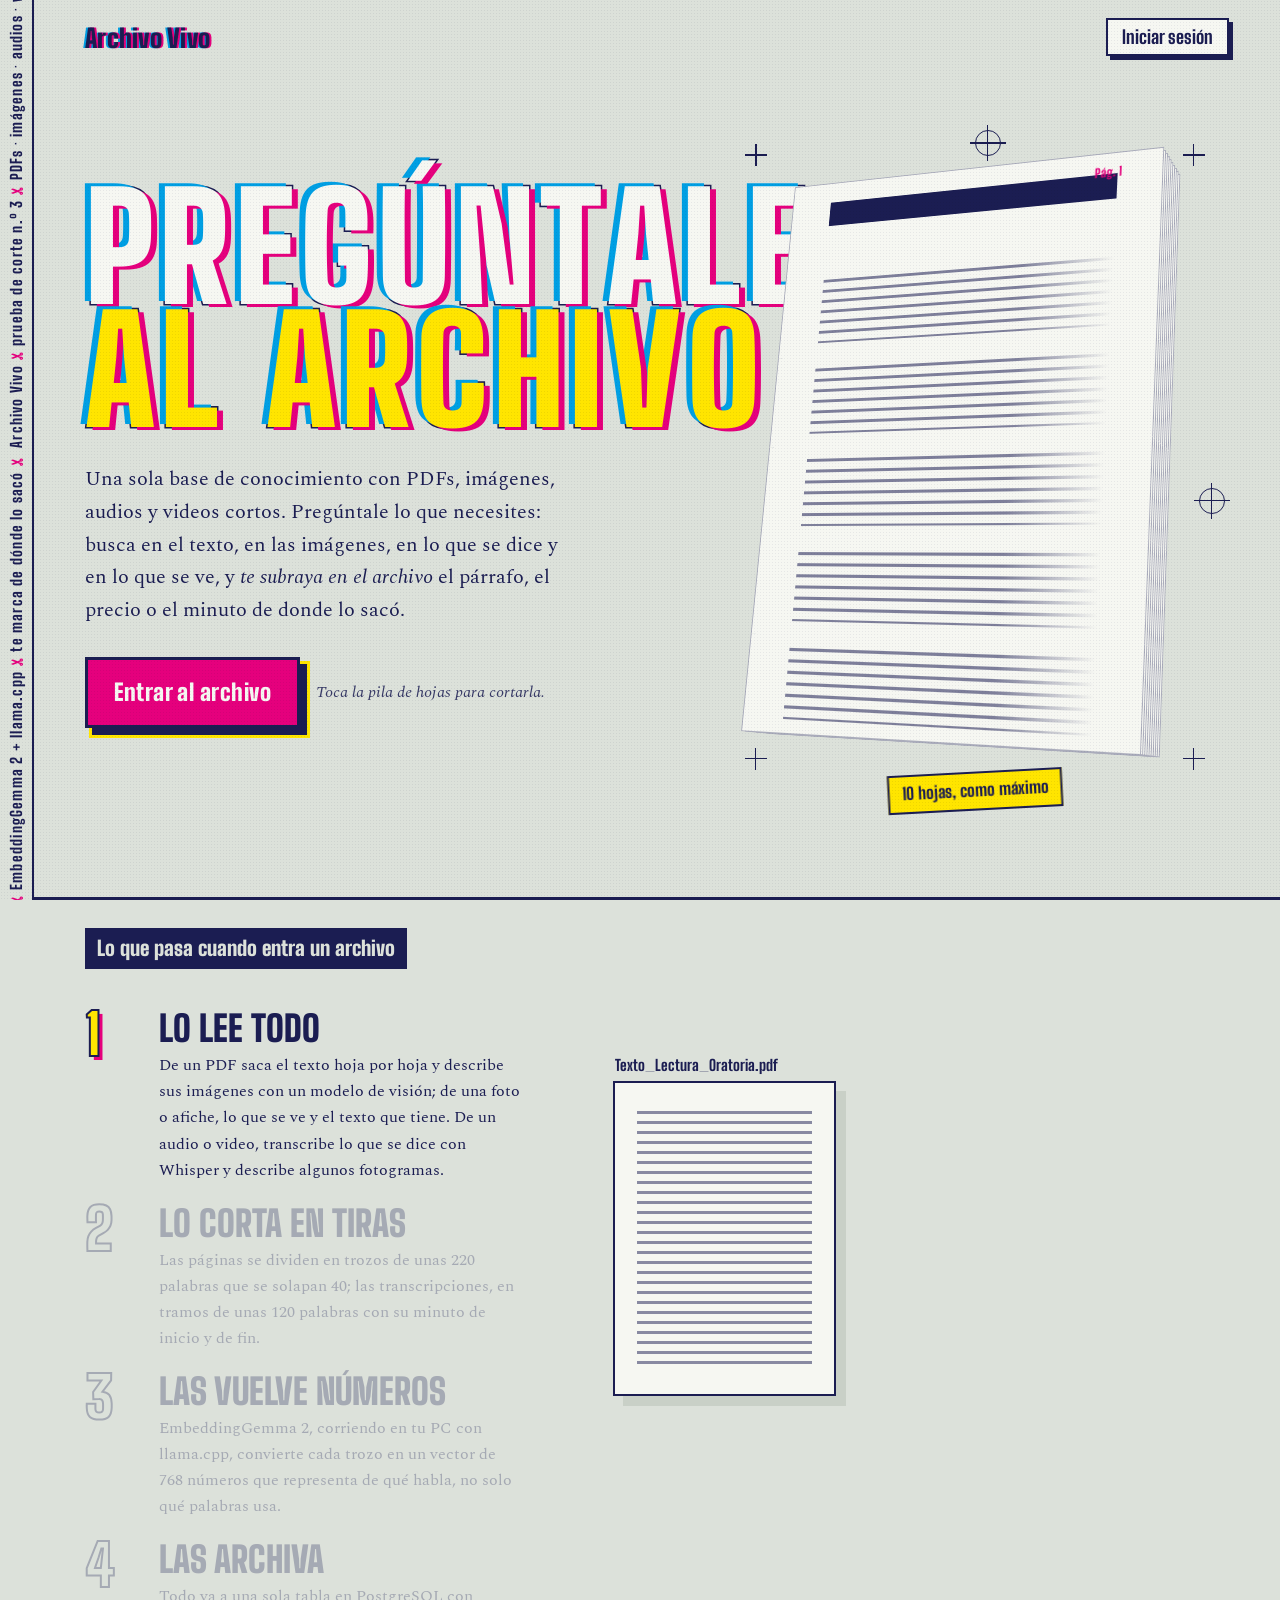
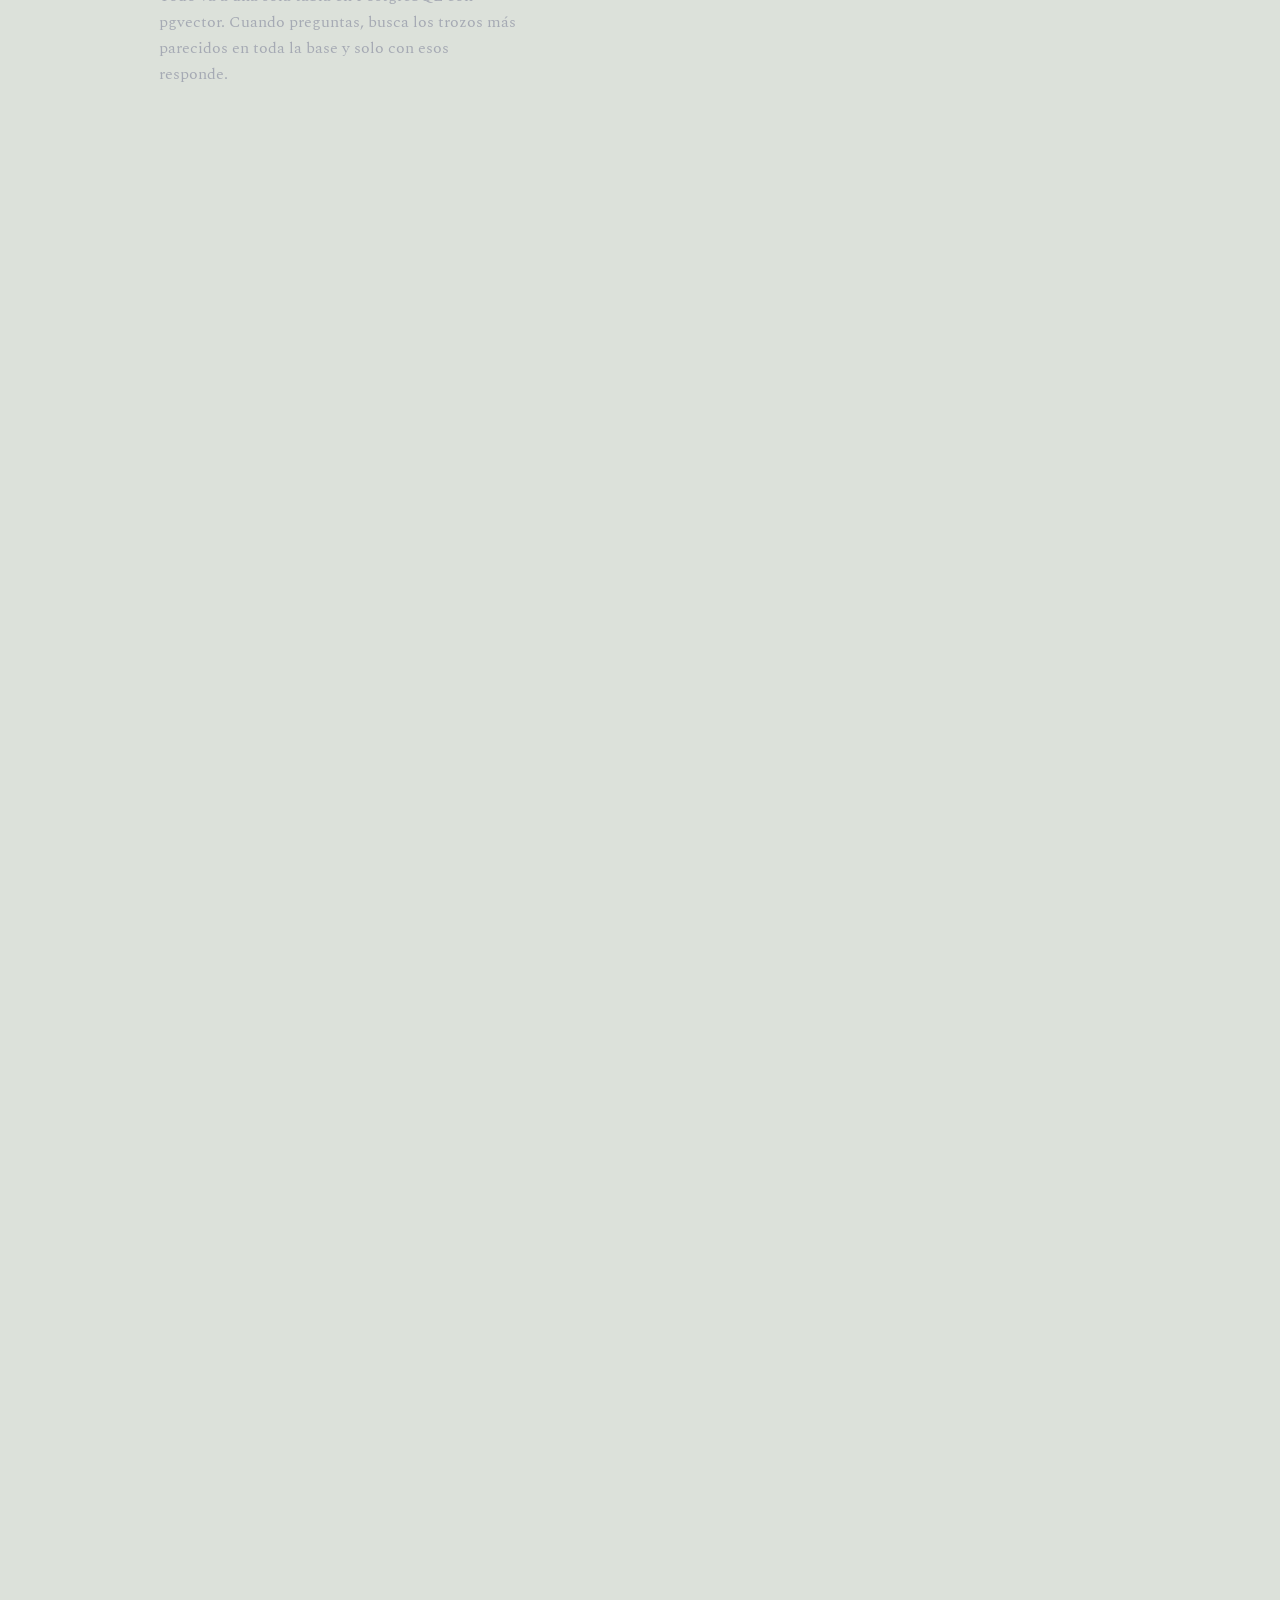
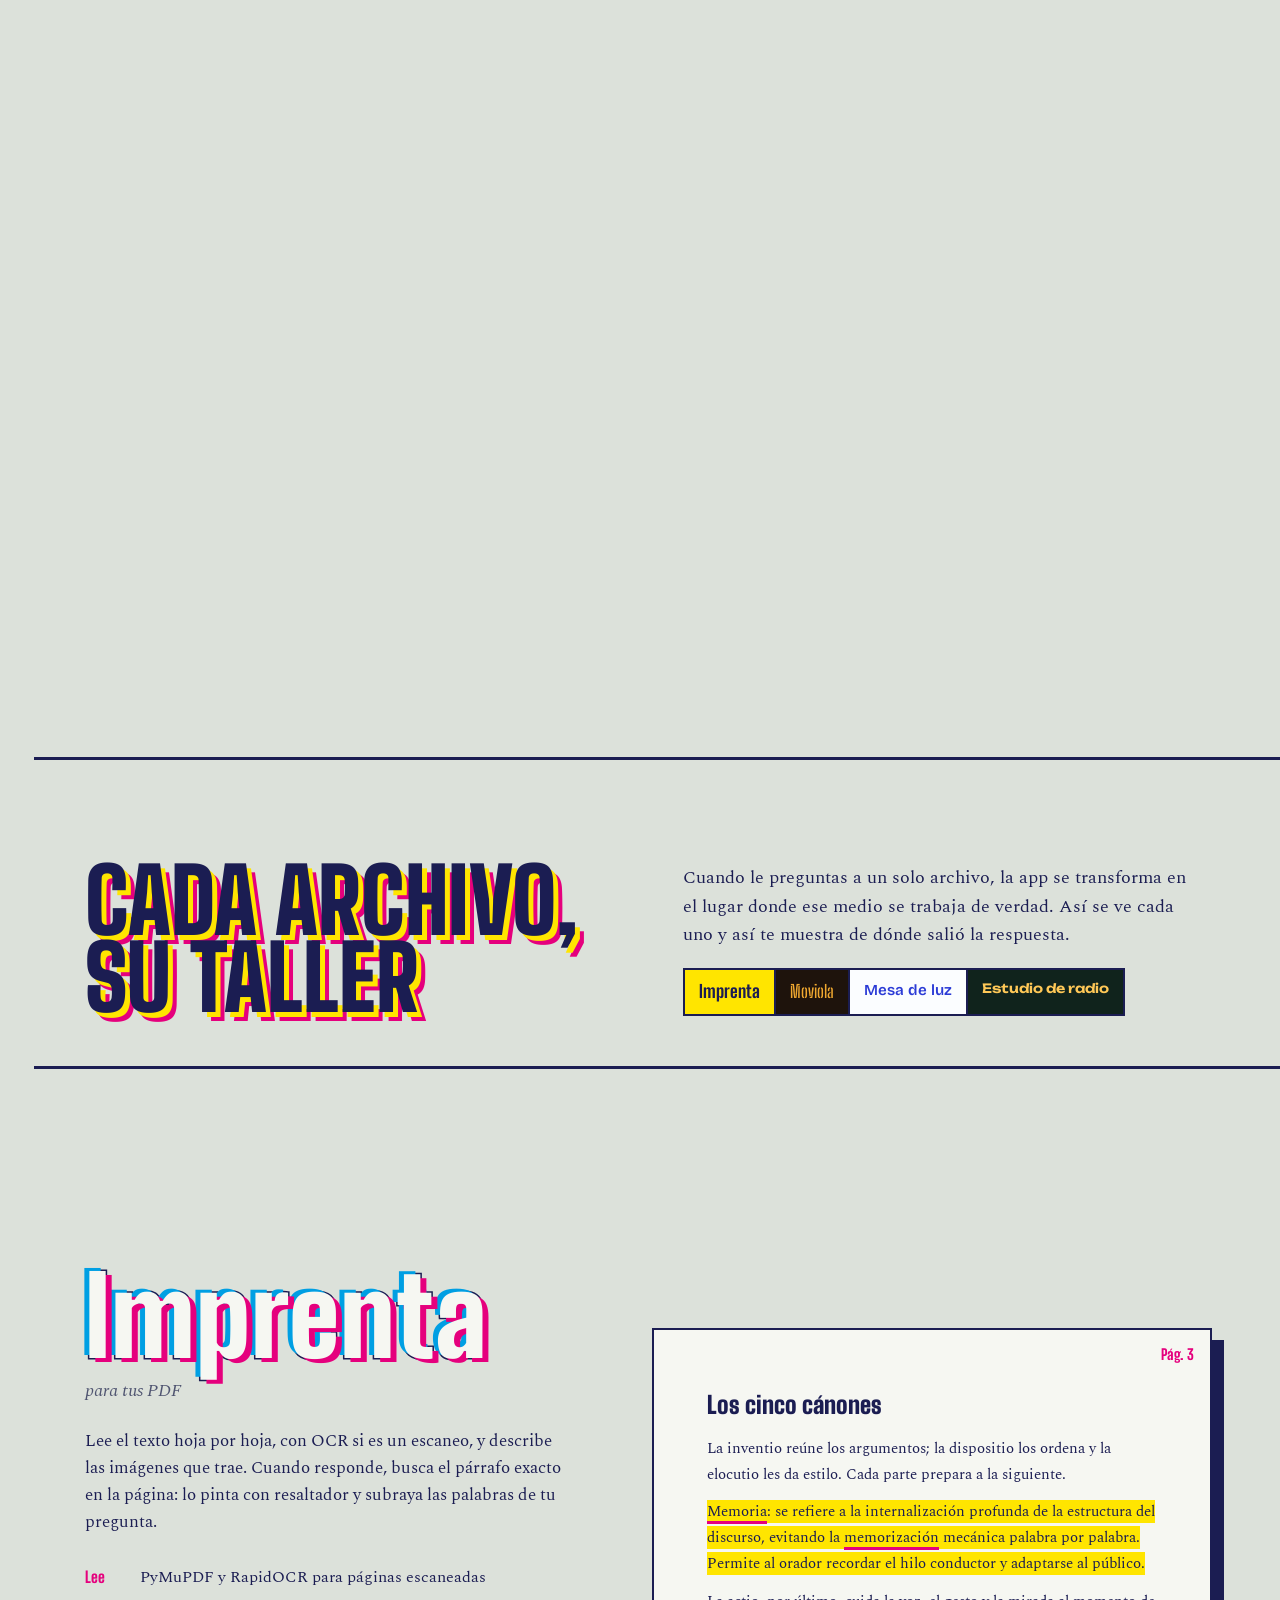
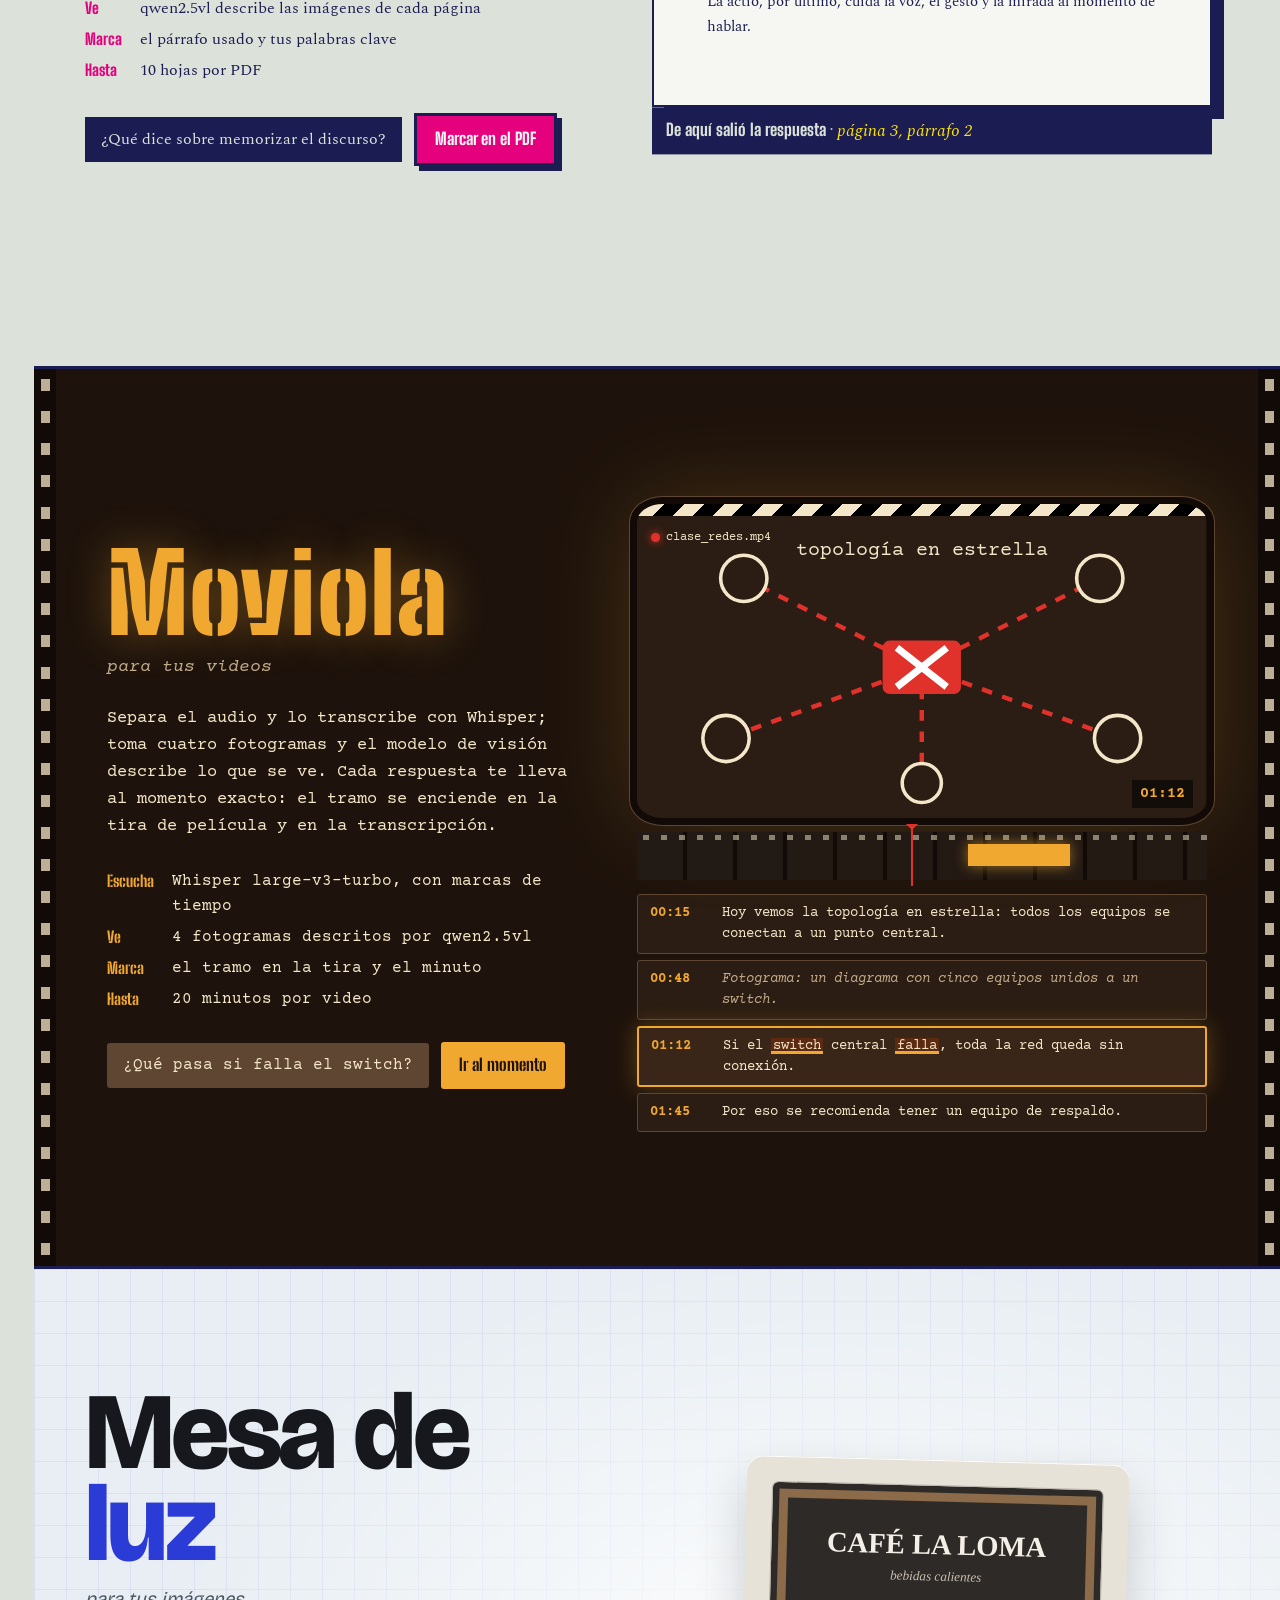
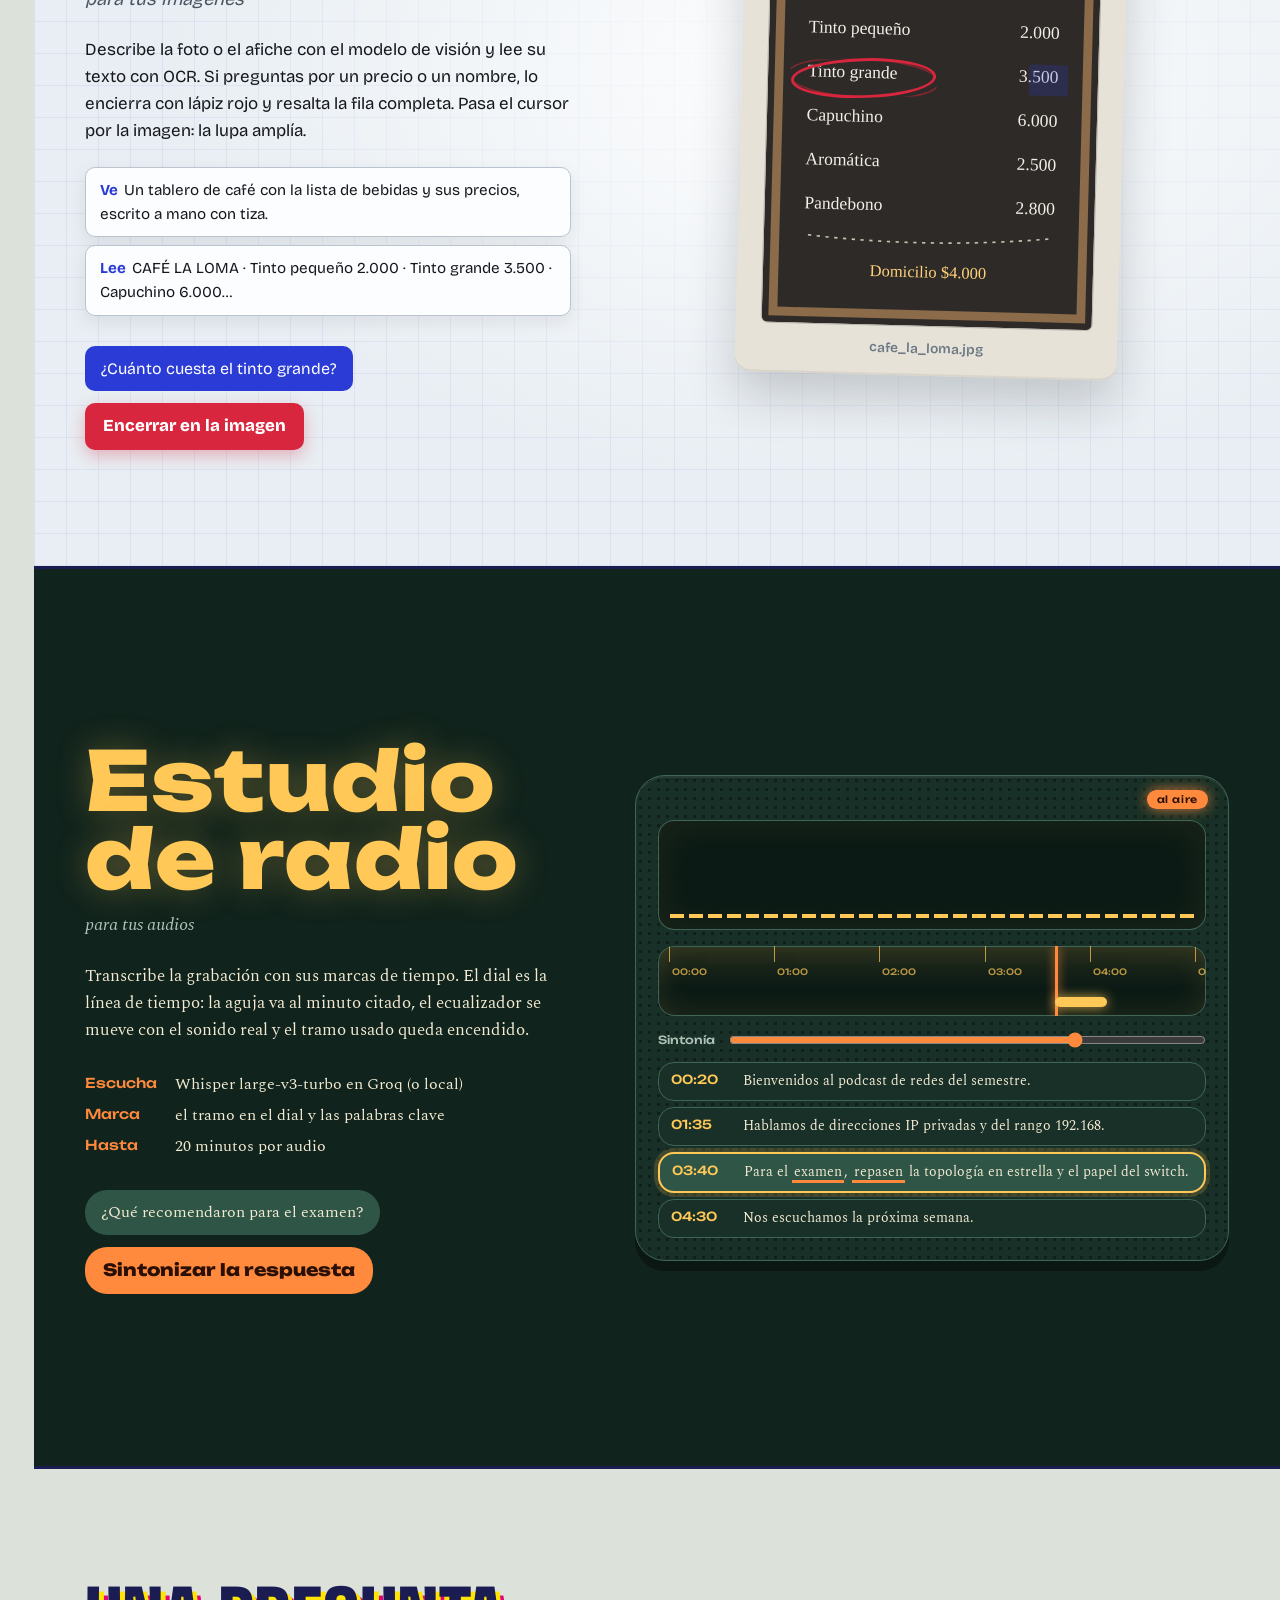
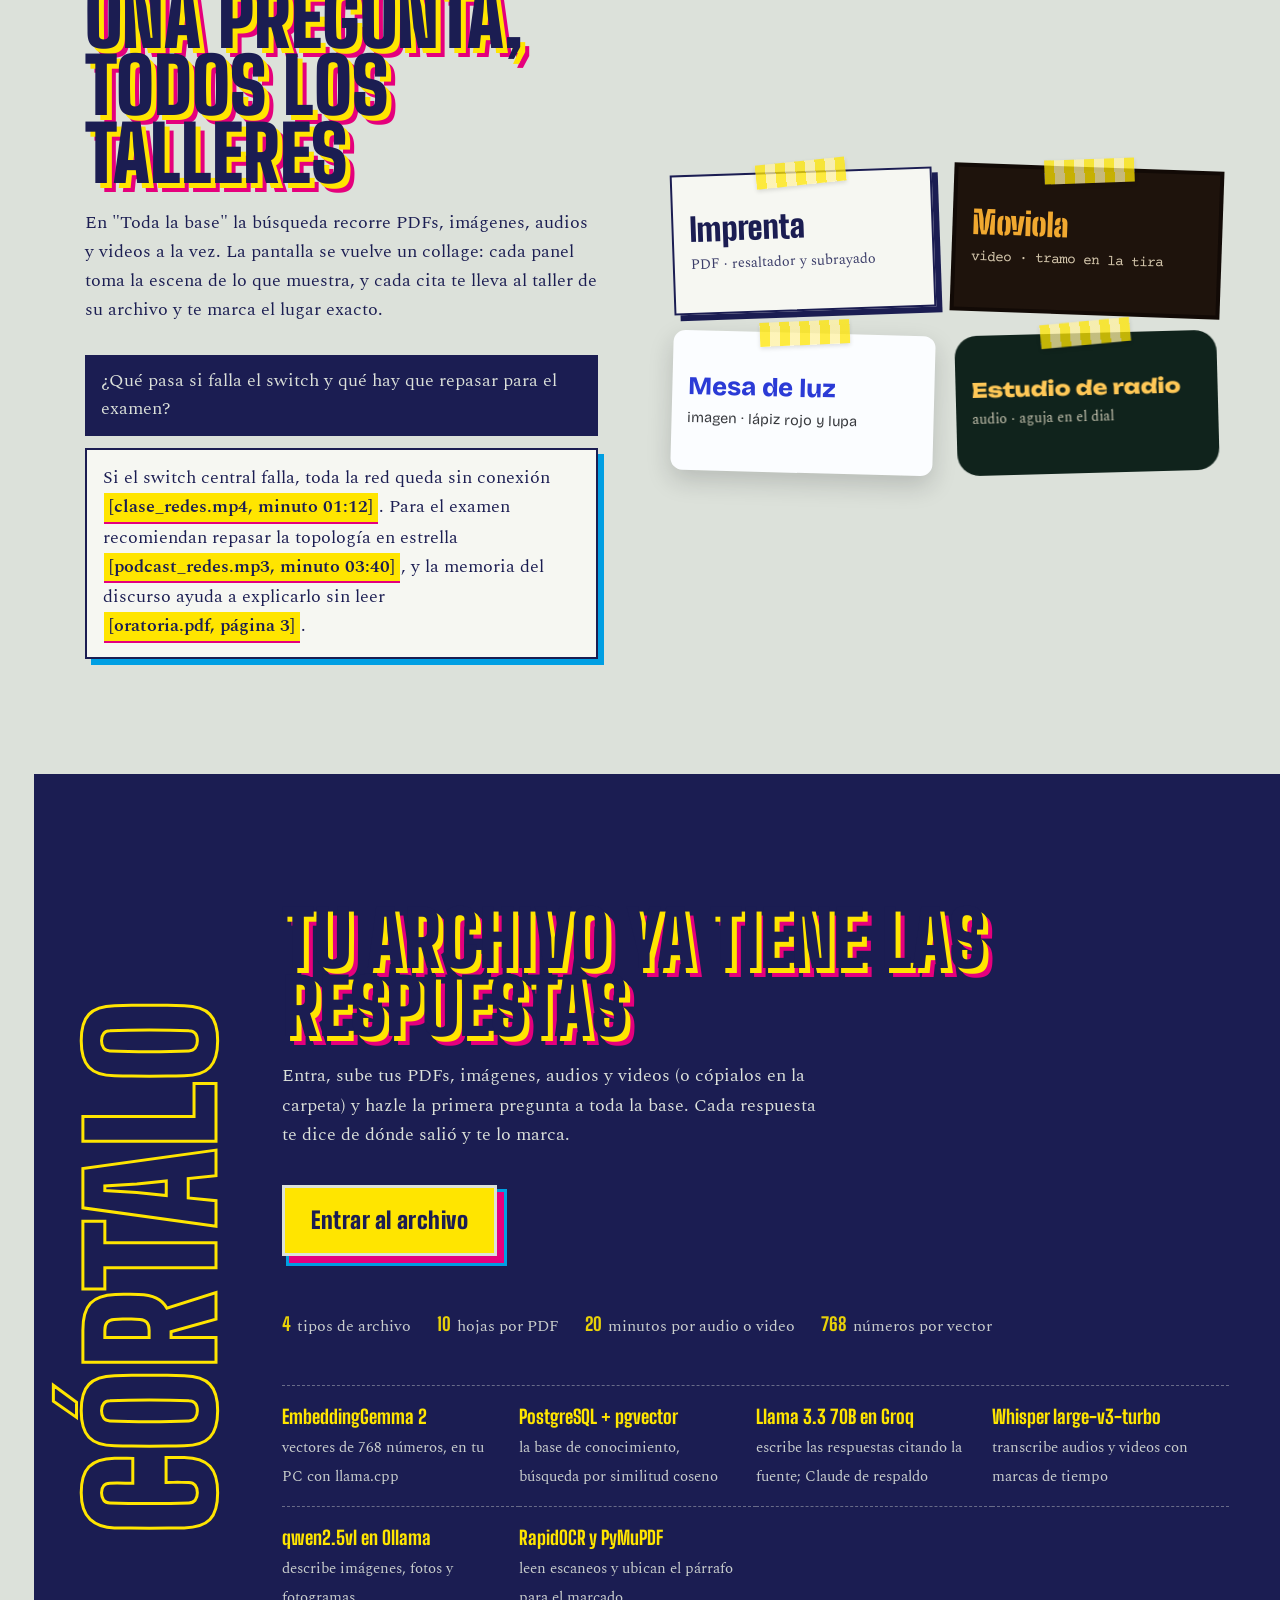
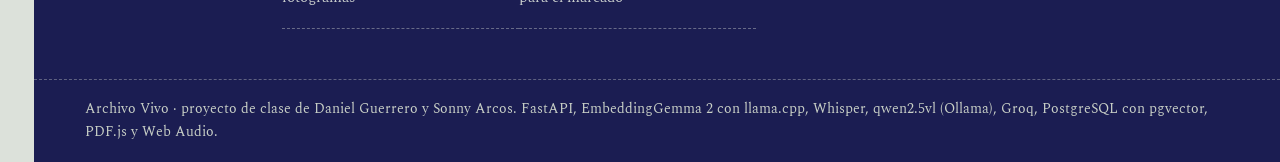
<file: frontend/landing.html>
<!DOCTYPE html>
<html lang="es">
<head>
<meta charset="UTF-8">
<meta name="viewport" content="width=device-width, initial-scale=1.0">
<title>Archivo Vivo · Pregúntale al archivo</title>
<meta name="description" content="Una base de conocimiento con PDFs, imágenes, audios y videos cortos. Pregúntale y te responde citando el archivo y la página o el minuto exacto, y te marca de dónde lo sacó.">
<link rel="preconnect" href="https://fonts.googleapis.com">
<link rel="preconnect" href="https://fonts.gstatic.com" crossorigin>
<link href="https://fonts.googleapis.com/css2?family=Big+Shoulders+Display:wght@600;800;900&family=Spectral:ital,wght@0,400;0,600;1,400&display=swap" rel="stylesheet">
<link href="https://fonts.googleapis.com/css2?family=Big+Shoulders+Stencil+Display:wght@700;900&family=Courier+Prime:ital,wght@0,400;0,700;1,400&family=Bricolage+Grotesque:opsz,wght@12..96,400;12..96,600;12..96,800&family=Unbounded:wght@500;800&display=swap" rel="stylesheet">
<style>
/* ════════════════════════════════════════════════════════════════════
   Archivo Vivo · Landing "Prueba de imprenta"
   Semilla de estilo: galeradas de imprenta de los 70 + guillotina de papel.
   Tintas de proceso (cian, magenta, amarillo) desregistradas sobre papel
   periódico gris-verde. El PDF es una hoja impresa que se corta en tiras.
   ════════════════════════════════════════════════════════════════════ */
:root {
    --paper:   #DCE1DA;   /* papel periódico gris-verde */
    --paper-2: #C9D0C7;   /* papel en sombra */
    --sheet:   #F6F7F2;   /* hoja impresa */
    --ink:     #1B1D52;   /* tinta índigo de proceso */
    --mag:     #E5007D;   /* magenta de proceso */
    --cyan:    #009FE3;   /* cian de proceso */
    --yel:     #FFE500;   /* amarillo de proceso */
    --display: 'Big Shoulders Display', 'Arial Narrow', sans-serif;
    --serif:   'Spectral', Georgia, serif;
    --gutter:  clamp(16px, 4vw, 56px);
}
* { box-sizing: border-box; margin: 0; padding: 0; }
html { scroll-behavior: smooth; }
body {
    background: var(--paper);
    color: var(--ink);
    font-family: var(--serif);
    font-size: 1.125rem;
    line-height: 1.6;
    overflow-x: hidden;
    -webkit-font-smoothing: antialiased;
}
/* grano de papel muy sutil */
body::before {
    content: ""; position: fixed; inset: 0; pointer-events: none; z-index: 100;
    background-image: radial-gradient(rgba(27,29,82,.07) 1px, transparent 1px);
    background-size: 3px 3px;
    mix-blend-mode: multiply;
}
a { color: inherit; }
:focus-visible { outline: 3px solid var(--mag); outline-offset: 4px; }

/* ── Línea de imprenta vertical (slug) en el margen ─────────────────── */
.slug {
    position: fixed; top: 0; bottom: 0; left: 0; z-index: 50;
    width: 34px;
    display: flex; align-items: center; justify-content: center;
    border-right: 2px solid var(--ink);
    background: var(--paper);
    overflow: hidden;
}
.slug span {
    writing-mode: vertical-rl; transform: rotate(180deg);
    font-family: var(--display); font-weight: 800; font-size: 0.95rem;
    letter-spacing: 0.08em; white-space: nowrap;
    animation: slugRun 40s linear infinite;
}
@keyframes slugRun { from { transform: rotate(180deg) translateY(0); } to { transform: rotate(180deg) translateY(-50%); } }
.slug i { font-style: normal; color: var(--mag); margin: 0 .8em; }

main { margin-left: 34px; }

/* ── Barra superior ─────────────────────────────────────────────────── */
.top {
    display: flex; justify-content: space-between; align-items: center;
    padding: 18px var(--gutter);
}
.logo {
    font-family: var(--display); font-weight: 900; font-size: 1.6rem; letter-spacing: .01em;
    text-decoration: none;
    text-shadow: 2px 0 var(--mag), -2px 0 var(--cyan);
}
.top nav a {
    font-family: var(--display); font-weight: 800; font-size: 1.15rem;
    text-decoration: none; padding: 6px 14px;
    border: 2px solid var(--ink);
    box-shadow: 4px 4px 0 var(--ink);
    background: var(--sheet);
    transition: transform .12s, box-shadow .12s;
}
.top nav a:hover { transform: translate(2px,2px); box-shadow: 2px 2px 0 var(--ink); }

/* ── Marcas de corte reutilizables ──────────────────────────────────── */
.crop { position: absolute; width: 22px; height: 22px; pointer-events: none; }
.crop::before, .crop::after { content: ""; position: absolute; background: var(--ink); }
.crop::before { width: 22px; height: 1.5px; top: 10px; }
.crop::after  { width: 1.5px; height: 22px; left: 10px; }
.crop.tl { top: -30px; left: -30px; } .crop.tr { top: -30px; right: -30px; }
.crop.bl { bottom: -30px; left: -30px; } .crop.br { bottom: -30px; right: -30px; }
.reg { /* marca de registro ⊕ */
    position: absolute; width: 26px; height: 26px; border: 1.5px solid var(--ink); border-radius: 50%;
}
.reg::before, .reg::after { content: ""; position: absolute; background: var(--ink); }
.reg::before { left: -6px; right: -6px; top: 11px; height: 1.5px; }
.reg::after  { top: -6px; bottom: -6px; left: 11px; width: 1.5px; }

/* ════════════════════════ HERO ════════════════════════ */
.hero {
    position: relative;
    min-height: calc(100vh - 80px);
    display: grid;
    grid-template-columns: minmax(0, 1.15fr) minmax(0, 1fr);
    align-items: center;
    gap: clamp(24px, 4vw, 64px);
    padding: 10px var(--gutter) 70px;
}
.hero h1 {
    font-family: var(--display); font-weight: 900;
    font-size: clamp(4.2rem, 11.5vw, 11rem);
    line-height: .84; letter-spacing: .035em; text-transform: uppercase;
    user-select: none;
}
.hero h1 .row { display: block; white-space: nowrap; }
/* letras con tintas desregistradas: el cursor mueve el registro */
.hero h1 .ch {
    display: inline-block;
    color: var(--sheet);
    -webkit-text-stroke: 3px var(--ink);
    paint-order: stroke fill;
    text-shadow:
        calc(var(--dx, 6px)) calc(var(--dy, 3px)) 0 var(--mag),
        calc(var(--dx, 6px) * -1) calc(var(--dy, 3px) * -1) 0 var(--cyan);
    transition: text-shadow .25s ease-out, transform .25s ease-out;
}
.hero h1 .ch.sp { width: .28em; }
.hero h1 .row.solid .ch { color: var(--yel); }
.hero .lede {
    max-width: 30rem; margin-top: 30px;
    font-size: clamp(1.1rem, 1.6vw, 1.3rem);
}
.hero .lede em { font-style: italic; }
.actions { position: relative; z-index: 3; display: flex; flex-wrap: wrap; gap: 16px; align-items: center; margin-top: 30px; }
.btn {
    display: inline-flex; align-items: center; gap: 10px;
    font-family: var(--display); font-weight: 900; font-size: 1.45rem; letter-spacing: .02em;
    text-decoration: none; cursor: pointer;
    padding: 14px 26px;
    background: var(--mag); color: var(--sheet);
    border: 3px solid var(--ink);
    box-shadow: 7px 7px 0 var(--ink), 7px 7px 0 3px var(--yel);
    transition: transform .12s, box-shadow .12s;
}
.btn:hover { transform: translate(3px,3px); box-shadow: 4px 4px 0 var(--ink), 4px 4px 0 3px var(--yel); }
.btn:active { transform: translate(7px,7px); box-shadow: 0 0 0 var(--ink); }
.hint { font-style: italic; font-size: 1rem; opacity: .85; }

/* ── Pila 3D de 10 hojas (máximo de la app) ─────────────────────────── */
.stack-wrap {
    position: relative; justify-self: center;
    width: min(100%, 400px); aspect-ratio: 210 / 297;
    perspective: 1400px;
}
.stack {
    position: absolute; inset: 0;
    transform-style: preserve-3d;
    transform: rotateX(var(--rx, 14deg)) rotateY(var(--ry, -22deg)) rotateZ(4deg);
    transition: transform .5s cubic-bezier(.2,.8,.2,1);
    cursor: pointer;
}
.sheet {
    position: absolute; inset: 0;
    transform-style: preserve-3d;
    transform: translateZ(calc(var(--i) * var(--gap, 7px)));
    transition: transform .6s cubic-bezier(.2,.8,.2,1);
}
.stack:hover .sheet, .stack.cut .sheet { --gap: 26px; }
.strip {
    position: absolute; left: 0; right: 0;
    height: calc(100% / 6); top: calc(var(--s) * 100% / 6);
    background: var(--sheet);
    border-left: 1.5px solid rgba(27,29,82,.35); border-right: 1.5px solid rgba(27,29,82,.35);
    transition: transform .7s cubic-bezier(.2,.8,.2,1);
    transition-delay: calc(var(--s) * 40ms);
    overflow: hidden;
}
.strip:first-child { border-top: 1.5px solid rgba(27,29,82,.35); }
.strip:last-child { border-bottom: 1.5px solid rgba(27,29,82,.35); }
/* renglones de texto impreso */
.strip::before {
    content: ""; position: absolute; inset: 14% 11%;
    background: repeating-linear-gradient(to bottom, rgba(27,29,82,.55) 0 3px, transparent 3px 11px);
    -webkit-mask: linear-gradient(90deg, #000 70%, transparent 100%);
            mask: linear-gradient(90deg, #000 70%, transparent 100%);
}
.sheet.top .strip:first-child::before {
    inset: 22% 11% auto; height: 26px;
    background: var(--ink);
    -webkit-mask: none; mask: none;
}
.sheet.top .strip:first-child::after {
    content: "Pág. 1"; position: absolute; right: 10%; top: 10%;
    font-family: var(--display); font-weight: 800; font-size: .8rem; color: var(--mag);
}
/* el corte: la hoja superior se separa en 6 tiras = chunks */
.stack.cut .sheet.top .strip {
    transform: translateX(calc((var(--s) - 2.5) * 14px)) translateY(calc((var(--s) - 2.5) * 16px)) translateZ(calc(40px + var(--s) * 18px)) rotateZ(calc((var(--s) - 2.5) * 2.5deg));
    box-shadow: 0 8px 0 -2px var(--cyan);
}
.stack-label {
    position: absolute; left: 50%; bottom: -66px; transform: translateX(-50%);
    font-family: var(--display); font-weight: 800; font-size: 1.05rem; white-space: nowrap;
    background: var(--yel); padding: 4px 12px; border: 2px solid var(--ink);
    rotate: -3deg;
}
.stack-wrap .reg.r1 { top: -44px; left: 50%; }
.stack-wrap .reg.r2 { bottom: 40%; right: -50px; }

/* ════════════════════════ GUILLOTINA (scroll) ════════════════════════ */
.cutter { position: relative; height: 340vh; border-top: 3px solid var(--ink); }
.cutter-stage {
    position: sticky; top: 0; height: 100vh; overflow: hidden;
    display: grid; grid-template-columns: minmax(260px, 0.8fr) 1.2fr;
    gap: clamp(20px, 4vw, 60px); align-items: center;
    padding: 0 var(--gutter);
}
.steps { list-style: none; display: grid; gap: 22px; }
.steps li {
    position: relative; padding-left: 74px;
    opacity: .28; transition: opacity .3s;
}
.steps li.on { opacity: 1; }
.steps li::before {
    content: attr(data-n);
    position: absolute; left: 0; top: -6px;
    font-family: var(--display); font-weight: 900; font-size: 3.6rem; line-height: 1;
    color: var(--paper); -webkit-text-stroke: 2px var(--ink);
}
.steps li.on::before { color: var(--yel); text-shadow: 4px 4px 0 var(--mag); }
.steps h3 { font-family: var(--display); font-weight: 900; font-size: clamp(1.7rem, 2.8vw, 2.4rem); line-height: 1; text-transform: uppercase; }
.steps p { max-width: 26rem; margin-top: 6px; font-size: 1.02rem; }
.cutter-title {
    position: absolute; top: 28px; left: var(--gutter);
    font-family: var(--display); font-weight: 900; font-size: clamp(1.1rem, 1.6vw, 1.4rem);
    background: var(--ink); color: var(--paper); padding: 4px 12px;
}
.bench { position: relative; height: min(78vh, 640px); }
.bench .page {
    position: absolute; left: 6%; top: 8%; width: 34%; aspect-ratio: 210/297;
    background: var(--sheet); border: 2px solid var(--ink);
    box-shadow: 10px 10px 0 var(--paper-2);
}
.bench .page::before {
    content: ""; position: absolute; inset: 9% 10%;
    background: repeating-linear-gradient(to bottom, rgba(27,29,82,.5) 0 3px, transparent 3px 10px);
}
.bench .page::after {
    content: "Texto_Lectura_Oratoria.pdf"; position: absolute; left: 0; top: -30px;
    font-family: var(--display); font-weight: 800; font-size: .95rem;
}
.blade {
    position: absolute; left: 2%; width: 42%; height: 4px; top: 8%;
    background: var(--mag);
    box-shadow: 0 0 0 2px var(--ink);
    opacity: 0;
}
.blade::after { content: ""; position: absolute; right: -10px; top: -9px; border: 11px solid transparent; border-left: 14px solid var(--ink); }
.chunk {
    position: absolute; left: 0; top: 0;
    height: 30px;
    background: var(--sheet); border: 2px solid var(--ink);
    display: flex; align-items: center; overflow: hidden;
    will-change: transform;
}
.chunk .txt {
    position: absolute; inset: 6px 8px;
    background: repeating-linear-gradient(to bottom, rgba(27,29,82,.55) 0 3px, transparent 3px 8px);
}
.chunk .vec { position: absolute; inset: 0; opacity: 0; }
.drawer .drow {
    position: absolute; left: 10px; width: 120px;
    display: grid; grid-template-columns: 60px 60px; align-items: center;
    font-family: var(--display); font-weight: 800; font-size: 1.05rem;
}
.drawer .drow span:last-child { color: var(--mag); }
.drawer {
    position: absolute; right: 2%; bottom: 4%; width: 52%; height: 56%;
    border: 3px solid var(--ink); background: var(--paper-2);
    box-shadow: 10px 10px 0 var(--ink);
    opacity: 0; transform: translateY(30px);
}
.drawer .tab {
    position: absolute; left: -3px; top: -38px;
    font-family: var(--display); font-weight: 900; font-size: 1.05rem;
    background: var(--ink); color: var(--paper); padding: 6px 12px;
}
.drawer .cols {
    white-space: nowrap; overflow: hidden;
    position: absolute; left: 0; right: 0; top: 0; height: 30px;
    display: grid; grid-template-columns: 60px 60px 1fr;
    border-bottom: 2px solid var(--ink);
    font-family: var(--display); font-weight: 800; font-size: .95rem;
    align-items: center; padding: 0 10px;
}

@keyframes blink { 50% { opacity: 0; } }

/* ════════════════════════ CIERRE ════════════════════════ */
.end {
    position: relative; overflow: hidden;
    border-top: 3px solid var(--ink);
    background: var(--ink); color: var(--paper);
    padding: clamp(70px, 10vw, 140px) var(--gutter) 50px;
    display: grid; grid-template-columns: auto 1fr; gap: clamp(24px, 5vw, 80px); align-items: center;
}
.end .big {
    writing-mode: vertical-rl; transform: rotate(180deg);
    font-family: var(--display); font-weight: 900; text-transform: uppercase;
    font-size: clamp(5rem, 13vw, 12rem); line-height: .8;
    color: transparent; -webkit-text-stroke: 3px var(--yel);
    user-select: none;
}
.end h2 { color: var(--paper); text-shadow: 5px 5px 0 var(--mag), 10px 10px 0 var(--cyan); }
.end p { max-width: 34rem; margin: 22px 0 34px; font-size: 1.15rem; }
.end .btn { background: var(--yel); color: var(--ink); box-shadow: 7px 7px 0 var(--mag), 7px 7px 0 3px var(--cyan); border-color: var(--paper); }
.end .btn:hover { box-shadow: 4px 4px 0 var(--mag), 4px 4px 0 3px var(--cyan); }
.facts { display: flex; flex-wrap: wrap; gap: 10px 26px; margin-top: 54px; font-size: .98rem; opacity: .9; }
.facts b { font-family: var(--display); font-weight: 800; font-size: 1.15rem; color: var(--yel); margin-right: 6px; }
footer {
    background: var(--ink); color: var(--paper-2);
    border-top: 1px dashed rgba(220,225,218,.35);
    padding: 18px var(--gutter); font-size: .9rem;
}


/* ════════════════════════ CADA ARCHIVO, SU TALLER ════════════════════════
   Cada panel usa la escena real que toma la app con ese tipo de archivo
   (las mismas paletas y tipografías de assets/css/escenas.css).            */
.talleres-intro {
    border-top: 3px solid var(--ink);
    padding: clamp(60px, 8vw, 110px) var(--gutter) clamp(30px, 4vw, 50px);
    display: grid; grid-template-columns: minmax(0, 1fr) minmax(0, 1fr); gap: clamp(24px, 4vw, 60px); align-items: end;
}
.talleres-intro h2 {
    font-family: var(--display); font-weight: 900; text-transform: uppercase;
    font-size: clamp(3rem, 7vw, 6.4rem); line-height: .86;
    text-shadow: 5px 5px 0 var(--yel), 9px 9px 0 var(--mag);
}
.talleres-intro p { max-width: 32rem; }
.swatches { display: flex; gap: 0; margin-top: 18px; border: 2px solid var(--ink); width: max-content; }
.swatches a {
    display: block; padding: 8px 14px; text-decoration: none; font-weight: 600; font-size: .95rem;
    border-right: 2px solid var(--ink);
}
.swatches a:last-child { border-right: 0; }
.swatches a:nth-child(1) { background: var(--yel); font-family: var(--display); font-weight: 800; font-size: 1.1rem; }
.swatches a:nth-child(2) { background: #1E130C; color: #F0A830; font-family: 'Big Shoulders Stencil Display', var(--display); font-size: 1.1rem; }
.swatches a:nth-child(3) { background: #FBFDFF; color: #2B3BD6; font-family: 'Bricolage Grotesque', sans-serif; }
.swatches a:nth-child(4) { background: #10231C; color: #FFC857; font-family: 'Unbounded', sans-serif; font-size: .8rem; }

.taller {
    position: relative; overflow: hidden;
    min-height: 100vh; padding: clamp(60px, 8vw, 110px) var(--gutter);
    display: grid; grid-template-columns: minmax(0, .9fr) minmax(0, 1.1fr); gap: clamp(30px, 5vw, 80px); align-items: center;
    border-top: 3px solid var(--ink);
    background: var(--t-bg); color: var(--t-ink); font-family: var(--t-body);
}
.taller .t-name {
    font-family: var(--t-display); font-weight: 900; line-height: .85;
    font-size: clamp(3.4rem, 8.5vw, 8rem); letter-spacing: .01em;
}
.taller .t-for { display: block; margin-top: 14px; font-size: 1.15rem; font-style: italic; color: var(--t-soft); }
.taller .t-text { max-width: 31rem; margin-top: 22px; font-size: 1.06rem; }
.taller dl { display: grid; grid-template-columns: auto 1fr; gap: 6px 18px; margin-top: 28px; max-width: 31rem; font-size: .98rem; }
.taller dt { font-family: var(--t-display); font-weight: 800; color: var(--t-accent); }
.taller dd { color: var(--t-ink); }
.t-ask {
    display: flex; flex-wrap: wrap; align-items: center; gap: 12px; margin-top: 30px;
}
.t-q { padding: 10px 16px; font-size: 1rem; background: var(--t-q-bg); color: var(--t-q-ink); }
.t-run {
    font: inherit; font-family: var(--t-display); font-weight: 800; font-size: 1.05rem; cursor: pointer;
    padding: 10px 18px; border: 0; background: var(--t-accent); color: var(--t-on-accent);
    transition: transform .12s, filter .12s;
}
.t-run:hover { filter: brightness(1.08); transform: translateY(-1px); }
.t-run:active { transform: translateY(1px); }

/* ── Imprenta (PDF) ── */
.sc-pdf {
    --t-bg: var(--paper); --t-ink: var(--ink); --t-soft: #4F5470; --t-accent: var(--mag); --t-on-accent: var(--sheet);
    --t-display: var(--display); --t-body: var(--serif); --t-q-bg: var(--ink); --t-q-ink: var(--paper);
}
.sc-pdf .t-name { color: var(--sheet); -webkit-text-stroke: 3px var(--ink); paint-order: stroke fill; text-shadow: 6px 4px 0 var(--mag), -5px -3px 0 var(--cyan); }
.sc-pdf .t-run { border: 3px solid var(--ink); box-shadow: 5px 5px 0 var(--ink); }
.galley {
    position: relative; background: var(--sheet); border: 2px solid var(--ink); box-shadow: 12px 12px 0 var(--ink);
    padding: 9% 9% 11%; max-width: 560px; justify-self: center; font-size: .92rem; line-height: 1.75;
}
.galley .pno { position: absolute; top: 12px; right: 16px; font-family: var(--display); font-weight: 800; color: var(--mag); }
.galley h4 { font-family: var(--display); font-weight: 900; font-size: 1.5rem; margin-bottom: 10px; }
.galley p + p { margin-top: 12px; }
.galley .hl { background-image: linear-gradient(var(--yel), var(--yel)); background-repeat: no-repeat; background-size: 0% 100%;
    transition: background-size .9s cubic-bezier(.3, .7, .3, 1); -webkit-box-decoration-break: clone; box-decoration-break: clone; }
.galley.marked .hl { background-size: 100% 100%; }
.galley .kw { background-image: linear-gradient(var(--mag), var(--mag)); background-repeat: no-repeat; background-position: 0 100%;
    background-size: 0% 3px; transition: background-size .35s ease-out .9s; padding-bottom: 1px; }
.galley.marked .kw { background-size: 100% 3px; }
.galley .legend {
    position: absolute; left: -2px; right: -2px; bottom: -2px; transform: translateY(100%);
    padding: 8px 14px; background: var(--ink); color: var(--paper); font-family: var(--display); font-weight: 800; font-size: 1.05rem;
    opacity: 0; transition: opacity .3s .9s;
}
.galley.marked .legend { opacity: 1; }
.galley .legend em { font-family: var(--serif); font-weight: 400; color: var(--yel); }

/* ── Moviola (video) ── */
.sc-video {
    --t-bg: #1E130C; --t-ink: #F4E6C8; --t-soft: #C3AC8A; --t-accent: #F0A830; --t-on-accent: #1E130C;
    --t-display: 'Big Shoulders Stencil Display', var(--display); --t-body: 'Courier Prime', 'Courier New', monospace;
    --t-q-bg: #5E4632; --t-q-ink: #F4E6C8; --film: #120A06;
    padding-left: calc(var(--gutter) + 22px); padding-right: calc(var(--gutter) + 22px);
}
.sc-video::before, .sc-video::after {
    content: ""; position: absolute; top: 0; bottom: 0; width: 22px; background-color: var(--film);
    background-image: repeating-linear-gradient(to bottom, transparent 0 10px, rgba(244, 230, 200, .75) 10px 22px, transparent 22px 32px);
    background-size: 9px 100%; background-repeat: no-repeat; background-position: center;
}
.sc-video::before { left: 0; } .sc-video::after { right: 0; }
.sc-video .t-name { color: #F0A830; text-shadow: 0 0 40px rgba(240, 168, 48, .35); }
.sc-video .t-run, .sc-video .t-q { border-radius: 3px; }
.moviola { display: grid; gap: 14px; }
.gate {
    position: relative; border-radius: 26px / 18px; overflow: hidden; background: #000;
    box-shadow: 0 0 0 7px var(--film), 0 0 0 8px #5E4632, 0 0 90px rgba(240, 168, 48, .22);
}
.gate::before { content: ""; display: block; height: 12px; background: repeating-linear-gradient(-45deg, #F4E6C8 0 14px, #000 14px 28px); }
.gate svg { display: block; width: 100%; height: auto; }
.gate .tc {
    position: absolute; right: 14px; bottom: 10px; font-family: 'Courier Prime', monospace; font-weight: 700;
    color: #F0A830; background: rgba(0, 0, 0, .55); padding: 2px 8px; font-size: .95rem;
}
.gate .rec { position: absolute; left: 14px; top: 24px; display: flex; align-items: center; gap: 6px; font-size: .78rem; color: #F4E6C8; }
.gate .rec i { width: 9px; height: 9px; border-radius: 50%; background: #E0322B; box-shadow: 0 0 8px #E0322B; animation: blink 1.4s steps(1) infinite; }
#net .lnk { stroke: #F0A830; stroke-width: 2.5; transition: stroke .3s, stroke-dasharray .3s; }
#net .nd { fill: #2B1D13; stroke: #F4E6C8; stroke-width: 2; }
#net .sw { fill: #F0A830; transition: fill .3s; }
#net .x { opacity: 0; transition: opacity .3s; stroke: #fff; stroke-width: 4; }
#net[data-state="fail"] .lnk { stroke: #E0322B; stroke-dasharray: 6 6; }
#net[data-state="fail"] .sw { fill: #E0322B; }
#net[data-state="fail"] .x { opacity: 1; }
.strip-tl {
    position: relative; height: 48px; cursor: pointer; border-radius: 3px; background-color: var(--film);
    background-image: repeating-linear-gradient(90deg, transparent 0 6px, rgba(244, 230, 200, .5) 6px 12px, transparent 12px 18px),
                      repeating-linear-gradient(90deg, rgba(244, 230, 200, .07) 0 46px, transparent 46px 50px);
    background-size: 18px 5px, 100% 100%; background-repeat: repeat-x, repeat; background-position: 0 3px, 0 0;
}
.strip-tl .seg { position: absolute; top: 12px; height: 22px; background: #F0A830; box-shadow: 0 0 14px rgba(240, 168, 48, .6);
    transform-origin: left; transform: scaleX(0); transition: transform .5s ease-out; }
.strip-tl.on .seg { transform: scaleX(1); }
.strip-tl .head { position: absolute; top: -6px; bottom: -6px; width: 2px; background: #E0322B; left: 0; transition: left .6s cubic-bezier(.4, 0, .2, 1); }
.strip-tl .head::before { content: ""; position: absolute; top: -2px; left: -5px; border: 6px solid transparent; border-top-color: #E0322B; }
.tr { display: grid; gap: 6px; }
.tr button {
    display: grid; grid-template-columns: 62px 1fr; gap: 10px; text-align: left; cursor: pointer;
    padding: 8px 12px; font: inherit; font-size: .9rem; line-height: 1.45; color: var(--t-ink);
    background: #2B1D13; border: 1px solid #5E4632; border-radius: 3px;
}
.tr button b { color: #F0A830; }
.tr button.cited { border: 2px solid #F0A830; box-shadow: 0 0 22px rgba(240, 168, 48, .3); }
.tr button.now { background: #3A2618; }
.sc-audio .tr button.now { background: #2E5546; }
.tr mark { background: #5C2A10; color: inherit; box-shadow: inset 0 -3px 0 #F0A830; padding: 0 2px; }
.tr .frame { color: var(--t-soft); font-style: italic; }

/* ── Mesa de luz (imagen) ── */
.sc-image {
    --t-bg: #E8EEF3; --t-ink: #16181D; --t-soft: #4C5661; --t-accent: #D7263D; --t-on-accent: #fff;
    --t-display: 'Bricolage Grotesque', sans-serif; --t-body: 'Bricolage Grotesque', sans-serif;
    --t-q-bg: #2B3BD6; --t-q-ink: #fff;
    background:
        radial-gradient(ellipse at 65% 45%, rgba(255, 255, 255, .95), rgba(255, 255, 255, 0) 60%),
        linear-gradient(rgba(43, 59, 214, .07) 1px, transparent 1px) 0 0 / 32px 32px,
        linear-gradient(90deg, rgba(43, 59, 214, .07) 1px, transparent 1px) 0 0 / 32px 32px,
        #E8EEF3;
}
.sc-image .t-name { font-weight: 800; letter-spacing: -.03em; color: #16181D; }
.sc-image .t-name span { color: #2B3BD6; }
.sc-image .t-run, .sc-image .t-q { border-radius: 10px; }
.sc-image .t-run { box-shadow: 0 6px 16px rgba(215, 38, 61, .3); }
.mount {
    justify-self: center; background: #E6E2D8; border-radius: 16px; padding: 26px 26px 50px; position: relative;
    box-shadow: inset 0 1px 0 #fff, inset 0 -2px 0 rgba(0, 0, 0, .06), 0 24px 50px rgba(22, 24, 29, .2); rotate: 1.5deg;
}
.mount::after { content: "cafe_la_loma.jpg"; position: absolute; left: 0; right: 0; bottom: 16px; text-align: center; font-weight: 600; font-size: .85rem; color: #6C7884; }
.slide { position: relative; width: min(330px, 70vw); cursor: crosshair; }
.slide svg { display: block; width: 100%; height: auto; border-radius: 6px; box-shadow: 0 0 0 1px rgba(0, 0, 0, .2); }
.ring {
    position: absolute; border: 3px solid #D7263D; border-radius: 50%; rotate: -3deg; pointer-events: none;
    clip-path: inset(0 100% 0 0); transition: clip-path .6s ease-out;
}
.ring::after { content: ""; position: absolute; inset: -4px -7px; border: 2px solid #D7263D; border-radius: 50%; opacity: .45; rotate: 5deg; }
.rowmark { position: absolute; background: rgba(43, 59, 214, .22); border-radius: 3px; pointer-events: none; opacity: 0; transition: opacity .4s .5s; }
.slide.marked .ring { clip-path: inset(0 0 0 0); }
.slide.marked .rowmark { opacity: 1; }
.loupe {
    position: absolute; width: 150px; height: 150px; border-radius: 50%; overflow: hidden; pointer-events: none; z-index: 3;
    border: 4px solid #16181D; background: #fff; box-shadow: 0 0 0 2px rgba(255, 255, 255, .85), 0 14px 30px rgba(0, 0, 0, .35);
    opacity: 0; transform: scale(.6); transition: opacity .15s, transform .15s;
}
.loupe.on { opacity: 1; transform: scale(1); }
.loupe svg { position: absolute; left: 0; top: 0; transform-origin: 0 0; }
.notes { display: grid; gap: 8px; margin-top: 22px; max-width: 31rem; }
.notes div { background: #FBFDFF; border: 1px solid #B9C4CE; border-radius: 10px; padding: 10px 14px; font-size: .95rem; box-shadow: 0 6px 18px rgba(22, 24, 29, .08); }
.notes b { color: #2B3BD6; margin-right: 6px; }

/* ── Estudio de radio (audio) ── */
.sc-audio {
    --t-bg: #10231C; --t-ink: #F2EAD3; --t-soft: #AFC4B8; --t-accent: #FF8A3D; --t-on-accent: #2A0F05;
    --t-display: 'Unbounded', sans-serif; --t-body: var(--serif); --t-q-bg: #2E5546; --t-q-ink: #F2EAD3;
}
.sc-audio .t-name { font-weight: 800; font-size: clamp(2.6rem, 6.4vw, 6rem); line-height: .95; color: #FFC857; text-shadow: 0 0 34px rgba(255, 200, 87, .3); }
.sc-audio .t-run, .sc-audio .t-q { border-radius: 22px; }
.sc-audio dt { font-weight: 500; font-size: .85rem; }
.radio {
    position: relative; border-radius: 30px; padding: 22px; background-color: #183027; border: 1px solid #3E6555;
    background-image: radial-gradient(rgba(0, 0, 0, .35) 1.4px, transparent 1.6px); background-size: 9px 9px;
    box-shadow: inset 0 2px 0 rgba(255, 255, 255, .06), 0 10px 0 rgba(0, 0, 0, .35);
}
.onair {
    position: absolute; top: 14px; right: 20px; padding: 2px 10px; border-radius: 12px;
    font: 500 .62rem/1.5 'Unbounded', sans-serif; letter-spacing: .06em; background: #3E6555; color: #10231C; transition: background .3s, box-shadow .3s;
}
.radio.playing .onair { background: #FF8A3D; color: #2A0F05; box-shadow: 0 0 14px rgba(255, 138, 61, .8); }
.eqbars { display: flex; align-items: flex-end; gap: 5px; height: 110px; padding: 12px; border-radius: 16px; background: #0B1A15; margin-top: 22px;
    box-shadow: inset 0 0 0 1px #3E6555, inset 0 0 40px rgba(255, 200, 87, .08); }
.eqbars i {
    flex: 1; height: 8%; border-radius: 3px 3px 0 0;
    background: repeating-linear-gradient(to top, #FFC857 0 4px, transparent 4px 7px);
}
.radio.playing .eqbars i { animation: eq .9s ease-in-out infinite alternate; animation-delay: calc(var(--k) * -137ms); }
.radio.playing .eqbars i:nth-child(3n) { background: repeating-linear-gradient(to top, #FFC857 0 4px, transparent 4px 7px, #FFC857 7px), #0B1A15; }
@keyframes eq { 0% { height: 12%; } 50% { height: calc(30% + var(--k) * 3%); } 100% { height: calc(55% + var(--k) * 2%); } }
.dial {
    position: relative; height: 70px; margin-top: 16px; border-radius: 16px; overflow: hidden; cursor: pointer;
    background: linear-gradient(180deg, rgba(255, 200, 87, .10), rgba(255, 200, 87, 0) 60%), #0B1A15;
    box-shadow: inset 0 0 0 1px #3E6555, inset 0 0 30px rgba(255, 200, 87, .12);
}
.dial .tick { position: absolute; top: 0; height: 16px; width: 1px; background: #FFC857; opacity: .7; }
.dial .tick em { position: absolute; top: 20px; left: 3px; font: 500 .55rem 'Unbounded', sans-serif; color: #FFC857; font-style: normal; }
.dial .seg { position: absolute; bottom: 9px; height: 10px; border-radius: 6px; background: #FFC857; box-shadow: 0 0 12px rgba(255, 200, 87, .8); opacity: 0; transition: opacity .4s; }
.dial.on .seg { opacity: 1; }
.dial .needle { position: absolute; top: 0; bottom: 0; width: 3px; background: #FF8A3D; box-shadow: 0 0 10px #FF8A3D; transition: left .8s cubic-bezier(.4, 0, .2, 1); }
.knobrow { display: flex; align-items: center; gap: 14px; margin-top: 16px; }
.knobrow label { font: 500 .7rem 'Unbounded', sans-serif; color: #AFC4B8; }
.knobrow input[type=range] { flex: 1; accent-color: #FF8A3D; }
.sc-audio .tr button { background: #183027; border-color: #3E6555; border-radius: 16px; color: #F2EAD3; font-family: var(--serif); }
.sc-audio .tr button b { color: #FFC857; font-family: 'Unbounded', sans-serif; font-size: .78rem; font-weight: 500; }
.sc-audio .tr button.cited { border: 2px solid #FFC857; box-shadow: 0 0 0 4px rgba(255, 200, 87, .18); }
.sc-audio .tr mark { background: #2E5546; box-shadow: inset 0 -3px 0 #FF8A3D; }
.sc-audio .tr { margin-top: 14px; }

/* ════════════════════════ TODA LA BASE: COLLAGE ════════════════════════ */
.collage {
    position: relative; border-top: 3px solid var(--ink);
    padding: clamp(60px, 9vw, 120px) var(--gutter);
    display: grid; grid-template-columns: minmax(0, .95fr) minmax(0, 1.05fr); gap: clamp(30px, 5vw, 80px); align-items: center;
}
.collage h2, .end h2 {
    font-family: var(--display); font-weight: 900; text-transform: uppercase;
    font-size: clamp(2.8rem, 6vw, 5.6rem); line-height: .88; color: var(--ink);
    text-shadow: 5px 5px 0 var(--yel), 9px 9px 0 var(--mag);
}
.collage .intro p { max-width: 32rem; margin-top: 22px; }
.board { position: relative; display: grid; grid-template-columns: 1fr 1fr; gap: 22px; padding: 10px; }
.tile {
    position: relative; display: block; text-decoration: none; padding: 18px 16px 16px; min-height: 140px; cursor: pointer;
    border: 0; text-align: left; font: inherit; transition: transform .2s;
}
.tile:hover { transform: rotate(0deg) translateY(-4px) !important; }
.tile .tn { display: block; font-size: 1.6rem; line-height: 1; }
.tile .tf { display: block; margin-top: 8px; font-size: .9rem; opacity: .85; }
.tile::before { /* cinta adhesiva */
    content: ""; position: absolute; top: -12px; left: 50%; width: 90px; height: 24px; translate: -50% 0; rotate: -4deg;
    background: repeating-linear-gradient(90deg, rgba(255, 229, 0, .75) 0 10px, rgba(255, 241, 161, .75) 10px 20px);
    box-shadow: 0 2px 4px rgba(0, 0, 0, .12);
}
.tile.k-pdf { background: var(--sheet); color: var(--ink); border: 2px solid var(--ink); box-shadow: 6px 6px 0 var(--ink); rotate: -2deg; }
.tile.k-pdf .tn { font-family: var(--display); font-weight: 900; font-size: 2rem; }
.tile.k-video { background: #1E130C; color: #F4E6C8; rotate: 2deg; box-shadow: 0 0 0 4px #120A06; font-family: 'Courier Prime', monospace; }
.tile.k-video .tn { font-family: 'Big Shoulders Stencil Display', var(--display); font-weight: 900; color: #F0A830; font-size: 2rem; }
.tile.k-image { background: #FBFDFF; color: #16181D; border-radius: 12px; box-shadow: 0 10px 24px rgba(22, 24, 29, .18); rotate: 1.5deg; font-family: 'Bricolage Grotesque', sans-serif; }
.tile.k-image .tn { font-weight: 800; color: #2B3BD6; }
.tile.k-audio { background: #10231C; color: #F2EAD3; border-radius: 22px; rotate: -1.5deg; }
.tile.k-audio .tn { font-family: 'Unbounded', sans-serif; font-weight: 800; color: #FFC857; font-size: 1.25rem; }
.tile.lit { outline: 4px solid var(--mag); outline-offset: 4px; }
.kb-chat { margin-top: 30px; display: grid; gap: 12px; max-width: 34rem; }
.kb-chat .q { justify-self: end; background: var(--ink); color: var(--paper); padding: 12px 16px; }
.kb-chat .a { background: var(--sheet); border: 2px solid var(--ink); box-shadow: 6px 6px 0 var(--cyan); padding: 14px 16px; line-height: 1.6; }
.kb-chat .a button {
    font: inherit; font-weight: 600; cursor: pointer; border: 0; padding: 0 5px; margin: 0 1px;
    background: var(--yel); color: var(--ink); border-bottom: 2px solid var(--mag);
}
.kb-chat .a button:hover { background: var(--mag); color: var(--sheet); }

/* ════════════════════════ COLOFÓN (servicios) ════════════════════════ */
.colofon { display: grid; grid-template-columns: repeat(auto-fit, minmax(220px, 1fr)); gap: 0; margin-top: 46px; border-top: 1px dashed rgba(220, 225, 218, .4); }
.colofon div { padding: 16px 18px 16px 0; border-bottom: 1px dashed rgba(220, 225, 218, .4); }
.colofon b { display: block; font-family: var(--display); font-weight: 800; font-size: 1.2rem; color: var(--yel); }
.colofon span { font-size: .95rem; opacity: .9; }

/* ════════════════════════ RESPONSIVE ════════════════════════ */
@media (max-width: 900px) {
    .slug { width: 24px; }
    .slug span { font-size: .75rem; }
    main { margin-left: 24px; }
    .hero { grid-template-columns: 1fr; padding-bottom: 110px; }
    .stack-wrap { width: min(66%, 280px); margin-top: 70px; }
    .stack.cut .sheet.top .strip { transform: translateX(calc((var(--s) - 2.5) * 8px)) translateY(calc((var(--s) - 2.5) * 9px)) translateZ(calc(20px + var(--s) * 8px)) rotateZ(calc((var(--s) - 2.5) * 2deg)); }
    .drawer { width: 92%; right: 4%; height: 50%; }
    .drawer .cols { font-size: .8rem; grid-template-columns: 40px 50px 1fr; }
    .drawer .drow { width: 90px; grid-template-columns: 40px 50px; }
    .stack-wrap .reg.r2 { display: none; }
    .cutter { height: 300vh; }
    .cutter-stage { grid-template-columns: 1fr; grid-template-rows: auto 1fr; align-content: start; padding-top: 80px; gap: 10px; }
    .steps { gap: 10px; }
    .steps li { padding-left: 52px; display: none; }
    .steps li.on { display: block; }
    .steps li::before { font-size: 2.6rem; }
    .bench { height: 52vh; }
    .end { grid-template-columns: 1fr; }
    .talleres-intro, .taller, .collage { grid-template-columns: 1fr; }
    .taller { min-height: 0; }
    .sc-video::before, .sc-video::after { width: 12px; background-size: 6px 100%; }
    .sc-video { padding-left: calc(var(--gutter) + 12px); padding-right: calc(var(--gutter) + 12px); }
    .swatches { flex-wrap: wrap; width: auto; }
    .board { margin-top: 10px; }
    .end .big { writing-mode: horizontal-tb; transform: none; font-size: clamp(4rem, 22vw, 7rem); }
}
@media (max-width: 520px) {
    .top nav a { font-size: 1rem; padding: 5px 10px; }
}
@media (prefers-reduced-motion: reduce) {
    *, *::before, *::after { animation: none !important; transition: none !important; }
    html { scroll-behavior: auto; }
}
</style>
</head>
<body>

<div class="slug" aria-hidden="true">
    <span>
        Archivo Vivo<i>✂</i>prueba de corte n.º 3<i>✂</i>PDFs · imágenes · audios · videos<i>✂</i>EmbeddingGemma 2 + llama.cpp<i>✂</i>te marca de dónde lo sacó<i>✂</i>
        Archivo Vivo<i>✂</i>prueba de corte n.º 3<i>✂</i>PDFs · imágenes · audios · videos<i>✂</i>EmbeddingGemma 2 + llama.cpp<i>✂</i>te marca de dónde lo sacó<i>✂</i>
    </span>
</div>

<main>
    <header class="top">
        <a class="logo" href="/">Archivo Vivo</a>
        <nav><a href="/login" data-entry>Iniciar sesión</a></nav>
    </header>

    <!-- ═════════ HERO ═════════ -->
    <section class="hero" id="hero">
        <div>
            <h1 id="headline" aria-label="Pregúntale al archivo">
                <span class="row" data-split>Pregúntale</span>
                <span class="row solid" data-split>al archivo</span>
            </h1>
            <p class="lede">
                Una sola base de conocimiento con PDFs, imágenes, audios y videos cortos. Pregúntale lo que necesites:
                busca en el texto, en las imágenes, en lo que se dice y en lo que se ve, y <em>te subraya en el archivo</em> el párrafo, el precio o el minuto de donde lo sacó.
            </p>
            <div class="actions">
                <a class="btn" href="/login" data-entry data-cta>Entrar al archivo</a>
                <span class="hint">Toca la pila de hojas para cortarla.</span>
            </div>
        </div>

        <div class="stack-wrap" aria-hidden="true">
            <span class="reg r1"></span><span class="reg r2"></span>
            <span class="crop tl"></span><span class="crop tr"></span><span class="crop bl"></span><span class="crop br"></span>
            <div class="stack" id="stack" role="button" tabindex="0" aria-label="Cortar la hoja superior en fragmentos"></div>
            <span class="stack-label" id="stack-label">10 hojas, como máximo</span>
        </div>
    </section>

    <!-- ═════════ GUILLOTINA ═════════ -->
    <section class="cutter" id="cutter" aria-label="Cómo lee tus archivos">
        <div class="cutter-stage">
            <span class="cutter-title">Lo que pasa cuando entra un archivo</span>
            <ol class="steps" id="steps">
                <li data-n="1" class="on">
                    <h3>Lo lee todo</h3>
                    <p>De un PDF saca el texto hoja por hoja y describe sus imágenes con un modelo de visión; de una foto o afiche, lo que se ve y el texto que tiene. De un audio o video, transcribe lo que se dice con Whisper y describe algunos fotogramas.</p>
                </li>
                <li data-n="2">
                    <h3>Lo corta en tiras</h3>
                    <p>Las páginas se dividen en trozos de unas 220 palabras que se solapan 40; las transcripciones, en tramos de unas 120 palabras con su minuto de inicio y de fin.</p>
                </li>
                <li data-n="3">
                    <h3>Las vuelve números</h3>
                    <p>EmbeddingGemma 2, corriendo en tu PC con llama.cpp, convierte cada trozo en un vector de 768 números que representa de qué habla, no solo qué palabras usa.</p>
                </li>
                <li data-n="4">
                    <h3>Las archiva</h3>
                    <p>Todo va a una sola tabla en PostgreSQL con pgvector. Cuando preguntas, busca los trozos más parecidos en toda la base y solo con esos responde.</p>
                </li>
            </ol>
            <div class="bench" id="bench" aria-hidden="true">
                <div class="page" id="bench-page"></div>
                <div class="blade" id="blade"></div>
                <div class="drawer" id="drawer">
                    <span class="tab">kb_fragmentos</span>
                    <div class="cols"><span>id</span><span>pág. / min.</span><span>embedding · vector(768)</span></div>
                </div>
            </div>
        </div>
    </section>

    <!-- ═════════ CADA ARCHIVO, SU TALLER ═════════ -->
    <section class="talleres-intro" id="talleres">
        <h2>Cada archivo, su taller</h2>
        <div>
            <p>Cuando le preguntas a un solo archivo, la app se transforma en el lugar donde ese medio se trabaja de verdad.
               Así se ve cada uno y así te muestra de dónde salió la respuesta.</p>
            <nav class="swatches" aria-label="Talleres">
                <a href="#t-pdf">Imprenta</a><a href="#t-video">Moviola</a><a href="#t-image">Mesa de luz</a><a href="#t-audio">Estudio de radio</a>
            </nav>
        </div>
    </section>

    <!-- Imprenta · PDF -->
    <section class="taller sc-pdf" id="t-pdf" aria-labelledby="n-pdf">
        <div>
            <h3 class="t-name" id="n-pdf">Imprenta</h3>
            <span class="t-for">para tus PDF</span>
            <p class="t-text">Lee el texto hoja por hoja, con OCR si es un escaneo, y describe las imágenes que trae. Cuando responde, busca el párrafo exacto en la página: lo pinta con resaltador y subraya las palabras de tu pregunta.</p>
            <dl>
                <dt>Lee</dt><dd>PyMuPDF y RapidOCR para páginas escaneadas</dd>
                <dt>Ve</dt><dd>qwen2.5vl describe las imágenes de cada página</dd>
                <dt>Marca</dt><dd>el párrafo usado y tus palabras clave</dd>
                <dt>Hasta</dt><dd>10 hojas por PDF</dd>
            </dl>
            <div class="t-ask">
                <span class="t-q">¿Qué dice sobre memorizar el discurso?</span>
                <button class="t-run" data-run="pdf">Marcar en el PDF</button>
            </div>
        </div>
        <article class="galley" id="galley" aria-label="Página de ejemplo">
            <span class="pno">Pág. 3</span>
            <h4>Los cinco cánones</h4>
            <p>La inventio reúne los argumentos; la dispositio los ordena y la elocutio les da estilo. Cada parte prepara a la siguiente.</p>
            <p><span class="hl"><span class="kw">Memoria</span>: se refiere a la internalización profunda de la estructura del discurso, evitando la <span class="kw">memorización</span> mecánica palabra por palabra. Permite al orador recordar el hilo conductor y adaptarse al público.</span></p>
            <p>La actio, por último, cuida la voz, el gesto y la mirada al momento de hablar.</p>
            <div class="legend">De aquí salió la respuesta · <em>página 3, párrafo 2</em></div>
        </article>
    </section>

    <!-- Moviola · video -->
    <section class="taller sc-video" id="t-video" aria-labelledby="n-video">
        <div>
            <h3 class="t-name" id="n-video">Moviola</h3>
            <span class="t-for">para tus videos</span>
            <p class="t-text">Separa el audio y lo transcribe con Whisper; toma cuatro fotogramas y el modelo de visión describe lo que se ve. Cada respuesta te lleva al momento exacto: el tramo se enciende en la tira de película y en la transcripción.</p>
            <dl>
                <dt>Escucha</dt><dd>Whisper large-v3-turbo, con marcas de tiempo</dd>
                <dt>Ve</dt><dd>4 fotogramas descritos por qwen2.5vl</dd>
                <dt>Marca</dt><dd>el tramo en la tira y el minuto</dd>
                <dt>Hasta</dt><dd>20 minutos por video</dd>
            </dl>
            <div class="t-ask">
                <span class="t-q">¿Qué pasa si falla el switch?</span>
                <button class="t-run" data-run="video">Ir al momento</button>
            </div>
        </div>
        <div class="moviola">
            <div class="gate">
                <span class="rec"><i></i>clase_redes.mp4</span>
                <svg id="net" viewBox="0 0 320 170" role="img" aria-label="Fotograma: diagrama de una red en estrella">
                    <rect width="320" height="170" fill="#2B1D13"/>
                    <g>
                        <line class="lnk" x1="160" y1="85" x2="60" y2="35"/><line class="lnk" x1="160" y1="85" x2="260" y2="35"/>
                        <line class="lnk" x1="160" y1="85" x2="50" y2="125"/><line class="lnk" x1="160" y1="85" x2="270" y2="125"/>
                        <line class="lnk" x1="160" y1="85" x2="160" y2="150"/>
                    </g>
                    <circle class="nd" cx="60" cy="35" r="13"/><circle class="nd" cx="260" cy="35" r="13"/>
                    <circle class="nd" cx="50" cy="125" r="13"/><circle class="nd" cx="270" cy="125" r="13"/><circle class="nd" cx="160" cy="150" r="11"/>
                    <rect class="sw" x="138" y="70" width="44" height="30" rx="4"/>
                    <path class="x" d="M146 74 L174 96 M174 74 L146 96"/>
                    <text x="160" y="22" fill="#F4E6C8" font-family="Courier Prime, monospace" font-size="11" text-anchor="middle">topología en estrella</text>
                </svg>
                <span class="tc" id="tc">00:00</span>
            </div>
            <div class="strip-tl" id="strip" title="Tira de película: el tramo citado se ilumina">
                <span class="seg" style="left:58%;width:18%"></span>
                <span class="head" id="head"></span>
            </div>
            <div class="tr" id="tr-video">
                <button data-t="15"><b>00:15</b><span>Hoy vemos la topología en estrella: todos los equipos se conectan a un punto central.</span></button>
                <button data-t="48" class="frame-line"><b>00:48</b><span class="frame">Fotograma: un diagrama con cinco equipos unidos a un switch.</span></button>
                <button data-t="72" data-cite><b>01:12</b><span>Si el <mark>switch</mark> central <mark>falla</mark>, toda la red queda sin conexión.</span></button>
                <button data-t="105"><b>01:45</b><span>Por eso se recomienda tener un equipo de respaldo.</span></button>
            </div>
        </div>
    </section>

    <!-- Mesa de luz · imagen -->
    <section class="taller sc-image" id="t-image" aria-labelledby="n-image">
        <div>
            <h3 class="t-name" id="n-image">Mesa de <span>luz</span></h3>
            <span class="t-for">para tus imágenes</span>
            <p class="t-text">Describe la foto o el afiche con el modelo de visión y lee su texto con OCR. Si preguntas por un precio o un nombre, lo encierra con lápiz rojo y resalta la fila completa. Pasa el cursor por la imagen: la lupa amplía.</p>
            <div class="notes">
                <div><b>Ve</b>Un tablero de café con la lista de bebidas y sus precios, escrito a mano con tiza.</div>
                <div><b>Lee</b>CAFÉ LA LOMA · Tinto pequeño 2.000 · Tinto grande 3.500 · Capuchino 6.000…</div>
            </div>
            <div class="t-ask">
                <span class="t-q">¿Cuánto cuesta el tinto grande?</span>
                <button class="t-run" data-run="image">Encerrar en la imagen</button>
            </div>
        </div>
        <div class="mount">
            <div class="slide" id="slide">
                <svg id="menu-svg" viewBox="0 0 300 400" role="img" aria-label="Imagen de ejemplo: tablero de precios de un café">
                    <rect width="300" height="400" fill="#2E2A27"/>
                    <rect x="10" y="10" width="280" height="380" fill="none" stroke="#8B6B4A" stroke-width="8"/>
                    <text x="150" y="62" fill="#F4EFE6" font-family="Georgia, serif" font-size="26" font-weight="700" text-anchor="middle">CAFÉ LA LOMA</text>
                    <text x="150" y="86" fill="#C9BFAF" font-family="Georgia, serif" font-size="12" font-style="italic" text-anchor="middle">bebidas calientes</text>
                    <g fill="#F4EFE6" font-family="Georgia, serif" font-size="16">
                        <text x="36" y="136">Tinto pequeño</text><text x="264" y="136" text-anchor="end">2.000</text>
                        <text x="36" y="176">Tinto grande</text><text x="264" y="176" text-anchor="end">3.500</text>
                        <text x="36" y="216">Capuchino</text><text x="264" y="216" text-anchor="end">6.000</text>
                        <text x="36" y="256">Aromática</text><text x="264" y="256" text-anchor="end">2.500</text>
                        <text x="36" y="296">Pandebono</text><text x="264" y="296" text-anchor="end">2.800</text>
                    </g>
                    <path d="M40 320 Q150 330 260 318" stroke="#C9BFAF" stroke-width="1.5" fill="none" stroke-dasharray="3 5"/>
                    <text x="150" y="356" fill="#FFD27A" font-family="Georgia, serif" font-size="15" text-anchor="middle">Domicilio $4.000</text>
                </svg>
                <span class="ring" style="left:7%;top:39.5%;width:44%;height:9%"></span>
                <span class="rowmark" style="left:79%;top:40%;width:12%;height:7%"></span>
                <div class="loupe" id="loupe" aria-hidden="true"></div>
            </div>
        </div>
    </section>

    <!-- Estudio de radio · audio -->
    <section class="taller sc-audio" id="t-audio" aria-labelledby="n-audio">
        <div>
            <h3 class="t-name" id="n-audio">Estudio de radio</h3>
            <span class="t-for">para tus audios</span>
            <p class="t-text">Transcribe la grabación con sus marcas de tiempo. El dial es la línea de tiempo: la aguja va al minuto citado, el ecualizador se mueve con el sonido real y el tramo usado queda encendido.</p>
            <dl>
                <dt>Escucha</dt><dd>Whisper large-v3-turbo en Groq (o local)</dd>
                <dt>Marca</dt><dd>el tramo en el dial y las palabras clave</dd>
                <dt>Hasta</dt><dd>20 minutos por audio</dd>
            </dl>
            <div class="t-ask">
                <span class="t-q">¿Qué recomendaron para el examen?</span>
                <button class="t-run" data-run="audio">Sintonizar la respuesta</button>
            </div>
        </div>
        <div class="radio" id="radio">
            <span class="onair">al aire</span>
            <div class="eqbars" aria-hidden="true"></div>
            <div class="dial" id="dial" title="Dial: la aguja es el momento de la grabación"><span class="needle" id="needle" style="left:4%"></span></div>
            <div class="knobrow">
                <label for="knob">Sintonía</label>
                <input type="range" id="knob" min="0" max="300" value="10" aria-label="Mover la aguja por la grabación">
            </div>
            <div class="tr" id="tr-audio">
                <button data-t="20"><b>00:20</b><span>Bienvenidos al podcast de redes del semestre.</span></button>
                <button data-t="95"><b>01:35</b><span>Hablamos de direcciones IP privadas y del rango 192.168.</span></button>
                <button data-t="220" data-cite><b>03:40</b><span>Para el <mark>examen</mark>, <mark>repasen</mark> la topología en estrella y el papel del switch.</span></button>
                <button data-t="270"><b>04:30</b><span>Nos escuchamos la próxima semana.</span></button>
            </div>
        </div>
    </section>

    <!-- ═════════ TODA LA BASE ═════════ -->
    <section class="collage" id="base">
        <div class="intro">
            <h2>Una pregunta, todos los talleres</h2>
            <p>En "Toda la base" la búsqueda recorre PDFs, imágenes, audios y videos a la vez. La pantalla se vuelve un collage: cada panel toma la escena de lo que muestra, y cada cita te lleva al taller de su archivo y te marca el lugar exacto.</p>
            <div class="kb-chat">
                <div class="q">¿Qué pasa si falla el switch y qué hay que repasar para el examen?</div>
                <div class="a">
                    Si el switch central falla, toda la red queda sin conexión
                    <button data-go="video">[clase_redes.mp4, minuto 01:12]</button>. Para el examen recomiendan repasar la topología en estrella
                    <button data-go="audio">[podcast_redes.mp3, minuto 03:40]</button>, y la memoria del discurso ayuda a explicarlo sin leer
                    <button data-go="pdf">[oratoria.pdf, página 3]</button>.
                </div>
            </div>
        </div>
        <div class="board" aria-label="Los cuatro talleres">
            <button class="tile k-pdf" data-go="pdf"><span class="tn">Imprenta</span><span class="tf">PDF · resaltador y subrayado</span></button>
            <button class="tile k-video" data-go="video"><span class="tn">Moviola</span><span class="tf">video · tramo en la tira</span></button>
            <button class="tile k-image" data-go="image"><span class="tn">Mesa de luz</span><span class="tf">imagen · lápiz rojo y lupa</span></button>
            <button class="tile k-audio" data-go="audio"><span class="tn">Estudio de radio</span><span class="tf">audio · aguja en el dial</span></button>
        </div>
    </section>

    <!-- ═════════ CIERRE ═════════ -->
    <section class="end">
        <div class="big" aria-hidden="true">Córtalo</div>
        <div>
            <h2>Tu archivo ya tiene las respuestas</h2>
            <p>Entra, sube tus PDFs, imágenes, audios y videos (o cópialos en la carpeta) y hazle la primera pregunta a toda la base. Cada respuesta te dice de dónde salió y te lo marca.</p>
            <a class="btn" href="/login" data-entry data-cta>Entrar al archivo</a>
            <div class="facts">
                <span><b>4</b>tipos de archivo</span>
                <span><b>10</b>hojas por PDF</span>
                <span><b>20</b>minutos por audio o video</span>
                <span><b>768</b>números por vector</span>
            </div>
            <div class="colofon" aria-label="Colofón: con qué está hecho">
                <div><b>EmbeddingGemma 2</b><span>vectores de 768 números, en tu PC con llama.cpp</span></div>
                <div><b>PostgreSQL + pgvector</b><span>la base de conocimiento, búsqueda por similitud coseno</span></div>
                <div><b>Llama 3.3 70B en Groq</b><span>escribe las respuestas citando la fuente; Claude de respaldo</span></div>
                <div><b>Whisper large-v3-turbo</b><span>transcribe audios y videos con marcas de tiempo</span></div>
                <div><b>qwen2.5vl en Ollama</b><span>describe imágenes, fotos y fotogramas</span></div>
                <div><b>RapidOCR y PyMuPDF</b><span>leen escaneos y ubican el párrafo para el marcado</span></div>
            </div>
        </div>
    </section>
    <footer>Archivo Vivo · proyecto de clase de Daniel Guerrero y Sonny Arcos. FastAPI, EmbeddingGemma 2 con llama.cpp, Whisper, qwen2.5vl (Ollama), Groq, PostgreSQL con pgvector, PDF.js y Web Audio.</footer>
</main>

<script>
(() => {
    const reduce = window.matchMedia('(prefers-reduced-motion: reduce)').matches;

    // ── Si ya hay sesión, los botones llevan directo a tus documentos ─────────
    if (localStorage.getItem('chatpdf_token')) {
        document.querySelectorAll('[data-entry]').forEach(a => { a.href = '/dashboard'; });
        document.querySelectorAll('[data-cta]').forEach(a => { a.textContent = 'Ir a la base'; });
        document.querySelector('.top nav a').textContent = 'Mi archivo';
    }

    // ── Titular: letras con registro de tinta que sigue al cursor ─────────────
    const chars = [];
    document.querySelectorAll('[data-split]').forEach(row => {
        const text = row.textContent; row.textContent = '';
        for (const c of text) {
            const s = document.createElement('span');
            s.className = 'ch' + (c === ' ' ? ' sp' : '');
            s.textContent = c === ' ' ? ' ' : c;
            s.setAttribute('aria-hidden', 'true');
            row.appendChild(s); chars.push(s);
        }
    });
    const hero = document.getElementById('hero');
    let raf = 0, mx = 0, my = 0;
    function updateInk() {
        raf = 0;
        for (const s of chars) {
            const r = s.getBoundingClientRect();
            const cx = r.left + r.width / 2, cy = r.top + r.height / 2;
            const dx = mx - cx, dy = my - cy;
            const d = Math.hypot(dx, dy);
            const pull = Math.max(0, 1 - d / 420);           // 1 cerca del cursor, 0 lejos
            const ox = 6 + pull * 7 * Math.sign(dx || 1);
            const oy = 3 + pull * 6 * Math.sign(dy || 1);
            s.style.setProperty('--dx', ox.toFixed(1) + 'px');
            s.style.setProperty('--dy', oy.toFixed(1) + 'px');
            s.style.transform = pull > 0 ? `translateY(${(-pull * 12).toFixed(1)}px) rotate(${Math.max(-4, Math.min(4, dx / 60 * pull)).toFixed(1)}deg)` : '';
        }
    }

    // ── Pila 3D de 10 hojas, cada una hecha de 6 tiras ────────────────────────
    const stack = document.getElementById('stack');
    for (let i = 0; i < 10; i++) {
        const sh = document.createElement('div');
        sh.className = 'sheet' + (i === 9 ? ' top' : '');
        sh.style.setProperty('--i', i);
        for (let s = 0; s < 6; s++) {
            const st = document.createElement('div');
            st.className = 'strip'; st.style.setProperty('--s', s);
            sh.appendChild(st);
        }
        stack.appendChild(sh);
    }
    const label = document.getElementById('stack-label');
    function toggleCut() {
        const cut = stack.classList.toggle('cut');
        label.textContent = cut ? '6 fragmentos listos para buscar' : '10 hojas, como máximo';
    }
    stack.addEventListener('click', toggleCut);
    stack.addEventListener('keydown', e => { if (e.key === 'Enter' || e.key === ' ') { e.preventDefault(); toggleCut(); } });

    if (!reduce) {
        hero.addEventListener('pointermove', e => {
            mx = e.clientX; my = e.clientY;
            const r = hero.getBoundingClientRect();
            const px = (e.clientX - r.left) / r.width - .5;
            const py = (e.clientY - r.top) / r.height - .5;
            stack.style.setProperty('--ry', (-22 + px * 34).toFixed(1) + 'deg');
            stack.style.setProperty('--rx', (14 - py * 26).toFixed(1) + 'deg');
            if (!raf) raf = requestAnimationFrame(updateInk);
        });
        hero.addEventListener('pointerleave', () => {
            stack.style.removeProperty('--ry'); stack.style.removeProperty('--rx');
            chars.forEach(s => { s.style.removeProperty('--dx'); s.style.removeProperty('--dy'); s.style.transform = ''; });
        });
    }

    // ── Guillotina: la animación avanza con el scroll ─────────────────────────
    const cutter = document.getElementById('cutter');
    const bench = document.getElementById('bench');
    const page = document.getElementById('bench-page');
    const blade = document.getElementById('blade');
    const drawer = document.getElementById('drawer');
    const steps = [...document.querySelectorAll('#steps li')];
    const N = 6;
    const chunks = [], rows = [];
    // código de barras distinto para cada vector
    function barcode(seed) {
        let x = seed * 9301 + 49297, stops = [], pos = 0;
        const colors = ['var(--ink)', 'var(--mag)', 'var(--cyan)', 'var(--ink)'];
        while (pos < 100) {
            x = (x * 9301 + 49297) % 233280; const w = 1 + (x / 233280) * 3.2;
            const c = colors[Math.floor((x / 233280) * 4)];
            stops.push(`${c} ${pos.toFixed(1)}% ${(pos + w * .55).toFixed(1)}%`, `var(--sheet) ${(pos + w * .55).toFixed(1)}% ${(pos + w).toFixed(1)}%`);
            pos += w;
        }
        return `linear-gradient(90deg, ${stops.join(',')})`;
    }
    for (let i = 0; i < N; i++) {
        const c = document.createElement('div');
        c.className = 'chunk';
        c.innerHTML = `<span class="txt"></span><span class="vec" style="background:${barcode(i + 3)}"></span>`;
        bench.appendChild(c); chunks.push(c);
        const row = document.createElement('div');
        row.className = 'drow';
        row.innerHTML = `<span>${i + 1}</span><span>${Math.floor(i / 2) + 1}</span>`;
        drawer.appendChild(row); rows.push(row);
    }
    const lerp = (a, b, t) => a + (b - a) * t;
    const clamp01 = t => Math.min(1, Math.max(0, t));
    const ease = t => t < .5 ? 4 * t * t * t : 1 - Math.pow(-2 * t + 2, 3) / 2;
    const seg = (p, a, b) => ease(clamp01((p - a) / (b - a)));

    function layout(p) {
        const B = bench.getBoundingClientRect();
        const P = page.getBoundingClientRect();
        const D = drawer.getBoundingClientRect();
        const pg = { x: P.left - B.left, y: P.top - B.top, w: P.width, h: P.height };
        const dr = { x: D.left - B.left, y: D.top - B.top, w: D.width, h: D.height };
        const stripH = pg.h / N;

        const tCut = clamp01((p - .1) / .2);  // 2a: la cuchilla baja por la página (lineal)
        const tFan = seg(p, .3, .4);          // 2b: las tiras se separan en abanico
        const tVec = seg(p, .44, .62);        // 3: se vuelven vectores
        const tFile = seg(p, .68, .9);        // 4: entran al cajón
        steps.forEach((li, i) => li.classList.toggle('on', i === (p < .1 ? 0 : p < .42 ? 1 : p < .66 ? 2 : 3)));

        page.style.opacity = p > .09 ? 0 : 1;
        blade.style.opacity = (p > .09 && p < .31) ? 1 : 0;
        blade.style.left = (pg.x - 30) + 'px';
        blade.style.width = (pg.w + 60) + 'px';
        blade.style.top = (pg.y + tCut * pg.h - 2).toFixed(0) + 'px';
        drawer.style.opacity = tFile > 0 ? Math.min(1, tFile * 3) : (tVec > .6 ? (tVec - .6) * 2.5 : 0);
        drawer.style.transform = `translateY(${lerp(30, 0, Math.min(1, tVec + tFile))}px)`;

        chunks.forEach((c, i) => {
            // A: dentro de la página; cuando la cuchilla pasa por debajo de la tira, esta se separa un poco
            const passed = clamp01(tCut * N - i);
            const A = { x: pg.x + passed * (i % 2 ? 6 : -6), y: pg.y + i * stripH + passed * i * 7, w: pg.w, h: stripH, r: passed * (i % 2 ? 1.2 : -1.2) };
            // B: separadas en abanico a la derecha
            const Bx = { x: pg.x + pg.w + 40 + (i % 2) * 24, y: pg.y + i * (stripH + 12) - 10, w: pg.w * 1.05, h: stripH * .9, r: (i - 2.5) * 3 };
            // C: vectores (tiras largas y delgadas)
            const C = { x: pg.x + pg.w * .55, y: pg.y + 20 + i * 36, w: B.width * .5, h: 24, r: 0 };
            // D: filas de la tabla en el cajón
            const colW = window.innerWidth <= 900 ? 98 : 130;
            const Dd = { x: dr.x + colW, y: dr.y + 40 + i * ((dr.h - 50) / N), w: dr.w - colW - 12, h: Math.min(26, (dr.h - 60) / N), r: 0 };
            let s;
            if (tVec <= 0) s = mix(A, Bx, tFan);
            else if (tFile <= 0) s = mix(Bx, C, tVec);
            else s = mix(C, Dd, tFile);
            c.style.width = s.w.toFixed(1) + 'px';
            c.style.height = s.h.toFixed(1) + 'px';
            c.style.transform = `translate(${s.x.toFixed(1)}px, ${s.y.toFixed(1)}px) rotate(${s.r.toFixed(2)}deg)`;
            c.style.opacity = p > .09 ? 1 : 0;
            rows[i].style.top = (Dd.y - dr.y).toFixed(1) + 'px';
            rows[i].style.height = Dd.h.toFixed(1) + 'px';
            rows[i].style.opacity = tFile > .85 ? (tFile - .85) / .15 : 0;
            c.querySelector('.vec').style.opacity = tVec;
            c.querySelector('.txt').style.opacity = 1 - tVec;
            c.style.boxShadow = tCut > 0 && tVec < 1 ? `${(4 * tCut).toFixed(1)}px ${(4 * tCut).toFixed(1)}px 0 var(--yel)` : 'none';
        });
    }
    function mix(a, b, t) { return { x: lerp(a.x, b.x, t), y: lerp(a.y, b.y, t), w: lerp(a.w, b.w, t), h: lerp(a.h, b.h, t), r: lerp(a.r, b.r, t) }; }

    let ticking = false;
    function onScroll() {
        if (ticking) return; ticking = true;
        requestAnimationFrame(() => {
            ticking = false;
            const r = cutter.getBoundingClientRect();
            const total = r.height - window.innerHeight;
            const p = reduce ? 1 : clamp01(-r.top / total);
            layout(p);
        });
    }
    window.addEventListener('scroll', onScroll, { passive: true });
    window.addEventListener('resize', onScroll);
    onScroll();

    // ══════════════ TALLERES: cada escena muestra cómo marca su respuesta ══════════════
    const fmt = t => `${String(Math.floor(t / 60)).padStart(2, '0')}:${String(Math.floor(t % 60)).padStart(2, '0')}`;

    // Imprenta: resaltador sobre el párrafo y subrayado de las palabras clave
    const galley = document.getElementById('galley');
    function runPdf() {
        galley.classList.remove('marked');
        void galley.offsetWidth;
        galley.classList.add('marked');
    }

    // Moviola: tira de película, cabezal, código de tiempo y fotograma
    const VDUR = 150;
    const strip = document.getElementById('strip'), head = document.getElementById('head');
    const tc = document.getElementById('tc'), net = document.getElementById('net');
    const trVideo = [...document.querySelectorAll('#tr-video button')];
    function seekVideo(t) {
        head.style.left = `${(t / VDUR) * 100}%`;
        tc.textContent = fmt(t);
        net.dataset.state = (t >= 70 && t < 100) ? 'fail' : 'ok';
        trVideo.forEach(b => b.classList.toggle('now', +b.dataset.t === t));
    }
    function runVideo() {
        strip.classList.add('on');
        trVideo.forEach(b => b.classList.toggle('cited', b.hasAttribute('data-cite')));
        seekVideo(72);
    }
    trVideo.forEach(b => b.addEventListener('click', () => seekVideo(+b.dataset.t)));
    strip.addEventListener('click', e => {
        const r = strip.getBoundingClientRect();
        seekVideo(Math.round(Math.min(1, Math.max(0, (e.clientX - r.left) / r.width)) * VDUR));
    });

    // Mesa de luz: lápiz rojo alrededor del precio y lupa que sigue al cursor
    const slide = document.getElementById('slide'), loupe = document.getElementById('loupe');
    const menuSvg = document.getElementById('menu-svg');
    const clone = menuSvg.cloneNode(true);
    clone.removeAttribute('id'); clone.setAttribute('aria-hidden', 'true');
    loupe.appendChild(clone);
    function runImage() {
        slide.classList.remove('marked');
        void slide.offsetWidth;
        slide.classList.add('marked');
    }
    const ZOOM = 2.4;
    slide.addEventListener('pointermove', e => {
        if (e.pointerType === 'touch') return;
        const r = menuSvg.getBoundingClientRect(), sr = slide.getBoundingClientRect();
        const x = e.clientX - r.left, y = e.clientY - r.top;
        if (x < 0 || y < 0 || x > r.width || y > r.height) { loupe.classList.remove('on'); return; }
        const size = loupe.offsetWidth;
        loupe.style.left = `${x + (r.left - sr.left) - size / 2}px`;
        loupe.style.top = `${y + (r.top - sr.top) - size / 2}px`;
        clone.style.width = `${r.width * ZOOM}px`;
        clone.style.height = `${r.height * ZOOM}px`;
        clone.style.transform = `translate(${-(x * ZOOM - size / 2)}px, ${-(y * ZOOM - size / 2)}px)`;
        loupe.classList.add('on');
    });
    slide.addEventListener('pointerleave', () => loupe.classList.remove('on'));

    // Estudio de radio: dial con aguja, ecualizador y sintonía
    const ADUR = 300;
    const radio = document.getElementById('radio'), dial = document.getElementById('dial');
    const needle = document.getElementById('needle'), knob = document.getElementById('knob');
    const trAudio = [...document.querySelectorAll('#tr-audio button')];
    const eq = radio.querySelector('.eqbars');
    for (let k = 0; k < 28; k++) { const b = document.createElement('i'); b.style.setProperty('--k', (k * 7) % 11); eq.appendChild(b); }
    for (let t = 0; t <= ADUR; t += 60) {
        const tk = document.createElement('span');
        tk.className = 'tick'; tk.style.left = `${2 + (t / ADUR) * 96}%`;
        tk.innerHTML = `<em>${fmt(t)}</em>`;
        dial.appendChild(tk);
    }
    const aseg = document.createElement('span');
    aseg.className = 'seg'; aseg.style.left = `${2 + (220 / ADUR) * 96}%`; aseg.style.width = `${(30 / ADUR) * 96}%`;
    dial.appendChild(aseg);
    let playTimer = 0;
    function play(ms) {
        if (reduce) return;
        radio.classList.add('playing');
        clearTimeout(playTimer);
        playTimer = setTimeout(() => radio.classList.remove('playing'), ms);
    }
    function setNeedle(t) {
        needle.style.left = `${2 + (t / ADUR) * 96}%`;
        knob.value = t;
        let cur = trAudio[0];
        trAudio.forEach(b => { if (+b.dataset.t <= t) cur = b; });
        trAudio.forEach(b => b.classList.toggle('now', b === cur));
    }
    function runAudio() {
        dial.classList.add('on');
        trAudio.forEach(b => b.classList.toggle('cited', b.hasAttribute('data-cite')));
        setNeedle(220);
        play(6000);
    }
    knob.addEventListener('input', () => { setNeedle(+knob.value); play(1500); });
    trAudio.forEach(b => b.addEventListener('click', () => { setNeedle(+b.dataset.t); play(2500); }));
    dial.addEventListener('click', e => {
        const r = dial.getBoundingClientRect();
        setNeedle(Math.round(Math.min(1, Math.max(0, ((e.clientX - r.left) / r.width - .02) / .96)) * ADUR));
        play(1500);
    });

    const runs = { pdf: runPdf, video: runVideo, image: runImage, audio: runAudio };
    document.querySelectorAll('[data-run]').forEach(b => b.addEventListener('click', () => runs[b.dataset.run]()));

    // Cada taller muestra su marcado la primera vez que entra en pantalla
    const seen = new Set();
    const tio = new IntersectionObserver(entries => entries.forEach(e => {
        const k = e.target.id.replace('t-', '');
        if (e.isIntersecting && !seen.has(k)) { seen.add(k); setTimeout(runs[k], 450); }
    }), { threshold: .45 });
    ['pdf', 'video', 'image', 'audio'].forEach(k => tio.observe(document.getElementById(`t-${k}`)));

    // Toda la base: cada cita lleva al taller de su archivo y lo marca
    document.querySelectorAll('[data-go]').forEach(b => b.addEventListener('click', () => {
        const k = b.dataset.go;
        document.querySelectorAll('.tile').forEach(t => t.classList.toggle('lit', t.dataset.go === k));
        document.getElementById(`t-${k}`).scrollIntoView({ behavior: reduce ? 'auto' : 'smooth', block: 'start' });
        seen.add(k);
        setTimeout(runs[k], reduce ? 0 : 750);
    }));
})();
</script>
</body>
</html>
</file>
